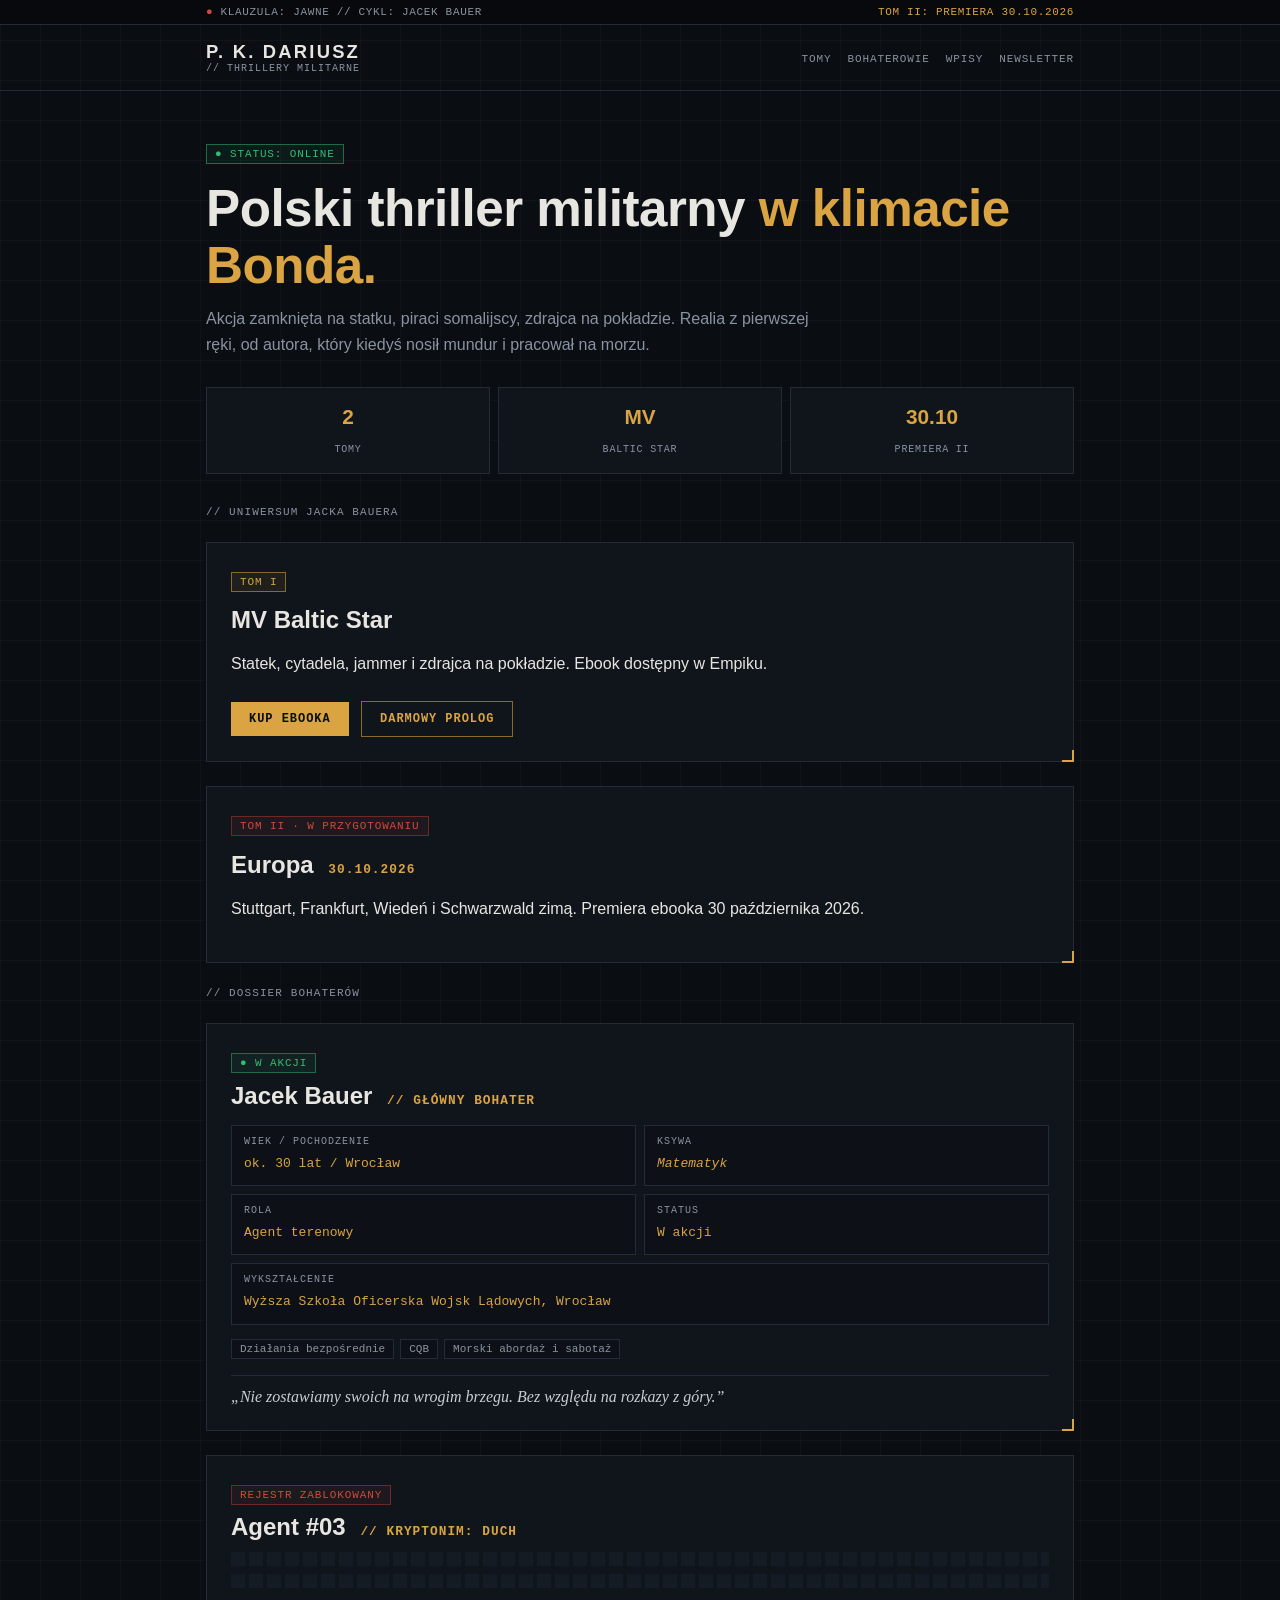
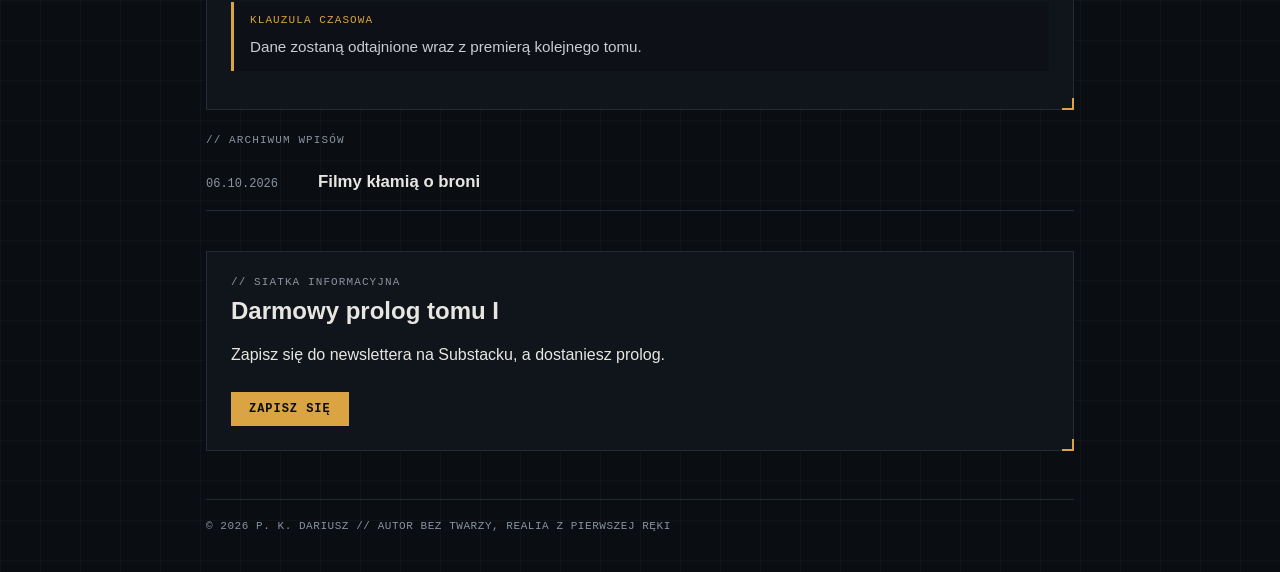
<file: index.html>
<!doctype html>
<html lang="pl">
<head>
<meta charset="utf-8">
<meta name="viewport" content="width=device-width,initial-scale=1">
<title>P. K. Dariusz – Jacek Bauer</title>
<meta name="description" content="Polski thriller militarny w klimacie Bonda. Blog autora cyklu o Jacku Bauerze.">
<link rel="stylesheet" href="style.css">
</head>
<body>
<div class="ticker"><div class="wrap"><span><span class="red">●</span> KLAUZULA: JAWNE // CYKL: JACEK BAUER</span><span class="gold">TOM II: PREMIERA 30.10.2026</span></div></div>
<header class="top"><div class="wrap">
<a class="brand" href="index.html">P. K. DARIUSZ<small>// THRILLERY MILITARNE</small></a>
<nav><a href="#ksiazki">Tomy</a><a href="#bohaterowie">Bohaterowie</a><a href="#wpisy">Wpisy</a><a href="#newsletter">Newsletter</a></nav>
</div></header>

<main class="wrap">
<section class="hero">
<span class="tag green">● Status: online</span>
<h1>Polski thriller militarny <span>w klimacie Bonda.</span></h1>
<p>Akcja zamknięta na statku, piraci somalijscy, zdrajca na pokładzie. Realia z pierwszej ręki, od autora, który kiedyś nosił mundur i pracował na morzu.</p>
<div class="stats">
<div class="stat"><b>2</b><span>Tomy</span></div>
<div class="stat"><b>MV</b><span>Baltic Star</span></div>
<div class="stat"><b>30.10</b><span>Premiera II</span></div>
</div>
</section>

<section id="ksiazki">
<p class="label">// Uniwersum Jacka Bauera</p>
<div class="panel book">
<span class="tag">Tom I</span>
<h2>MV Baltic Star</h2>
<p>Statek, cytadela, jammer i zdrajca na pokładzie. Ebook dostępny w Empiku.</p>
<a class="btn" href="https://www.empik.com">Kup ebooka</a>
<a class="btn ghost" href="#newsletter">Darmowy prolog</a>
</div>
<div class="panel book">
<span class="tag red">Tom II · w przygotowaniu</span>
<h2>Europa <span class="sub">30.10.2026</span></h2>
<p>Stuttgart, Frankfurt, Wiedeń i Schwarzwald zimą. Premiera ebooka 30 października 2026.</p>
</div>
</section>

<section id="bohaterowie">
<p class="label">// Dossier bohaterów</p>
<div class="panel">
<span class="tag green">● W akcji</span>
<h2>Jacek Bauer <span class="sub">// GŁÓWNY BOHATER</span></h2>
<div class="grid2">
<div class="cell"><p class="label">Wiek / pochodzenie</p><strong>ok. 30 lat / Wrocław</strong></div>
<div class="cell"><p class="label">Ksywa</p><strong><em>Matematyk</em></strong></div>
<div class="cell"><p class="label">Rola</p><strong>Agent terenowy</strong></div>
<div class="cell"><p class="label">Status</p><strong>W akcji</strong></div>
<div class="cell wide"><p class="label">Wykształcenie</p><strong>Wyższa Szkoła Oficerska Wojsk Lądowych, Wrocław</strong></div>
</div>
<div class="chips"><span>Działania bezpośrednie</span><span>CQB</span><span>Morski abordaż i sabotaż</span></div>
<blockquote>„Nie zostawiamy swoich na wrogim brzegu. Bez względu na rozkazy z góry.”</blockquote>
</div>
<div class="panel">
<span class="tag red">Rejestr zablokowany</span>
<h2>Agent #03 <span class="sub">// KRYPTONIM: DUCH</span></h2>
<div class="redacted"></div><div class="redacted"></div>
<div class="note"><p class="label">Klauzula czasowa</p>Dane zostaną odtajnione wraz z premierą kolejnego tomu.</div>
</div>
</section>

<section id="wpisy">
<p class="label">// Archiwum wpisów</p>
<ul class="posts">
<li><time datetime="2026-10-06">06.10.2026</time><a href="posts/pierwszy-wpis.html">Filmy kłamią o broni</a></li>
</ul>
</section>

<section id="newsletter">
<div class="panel" style="margin-top:40px">
<p class="label">// Siatka informacyjna</p>
<h2>Darmowy prolog tomu I</h2>
<p>Zapisz się do newslettera na Substacku, a dostaniesz prolog.</p>
<a class="btn" href="https://substack.com">Zapisz się</a>
</div>
</section>
</main>

<div class="wrap"><footer>© 2026 P. K. DARIUSZ // AUTOR BEZ TWARZY, REALIA Z PIERWSZEJ RĘKI</footer></div>
</body>
</html>
</file>
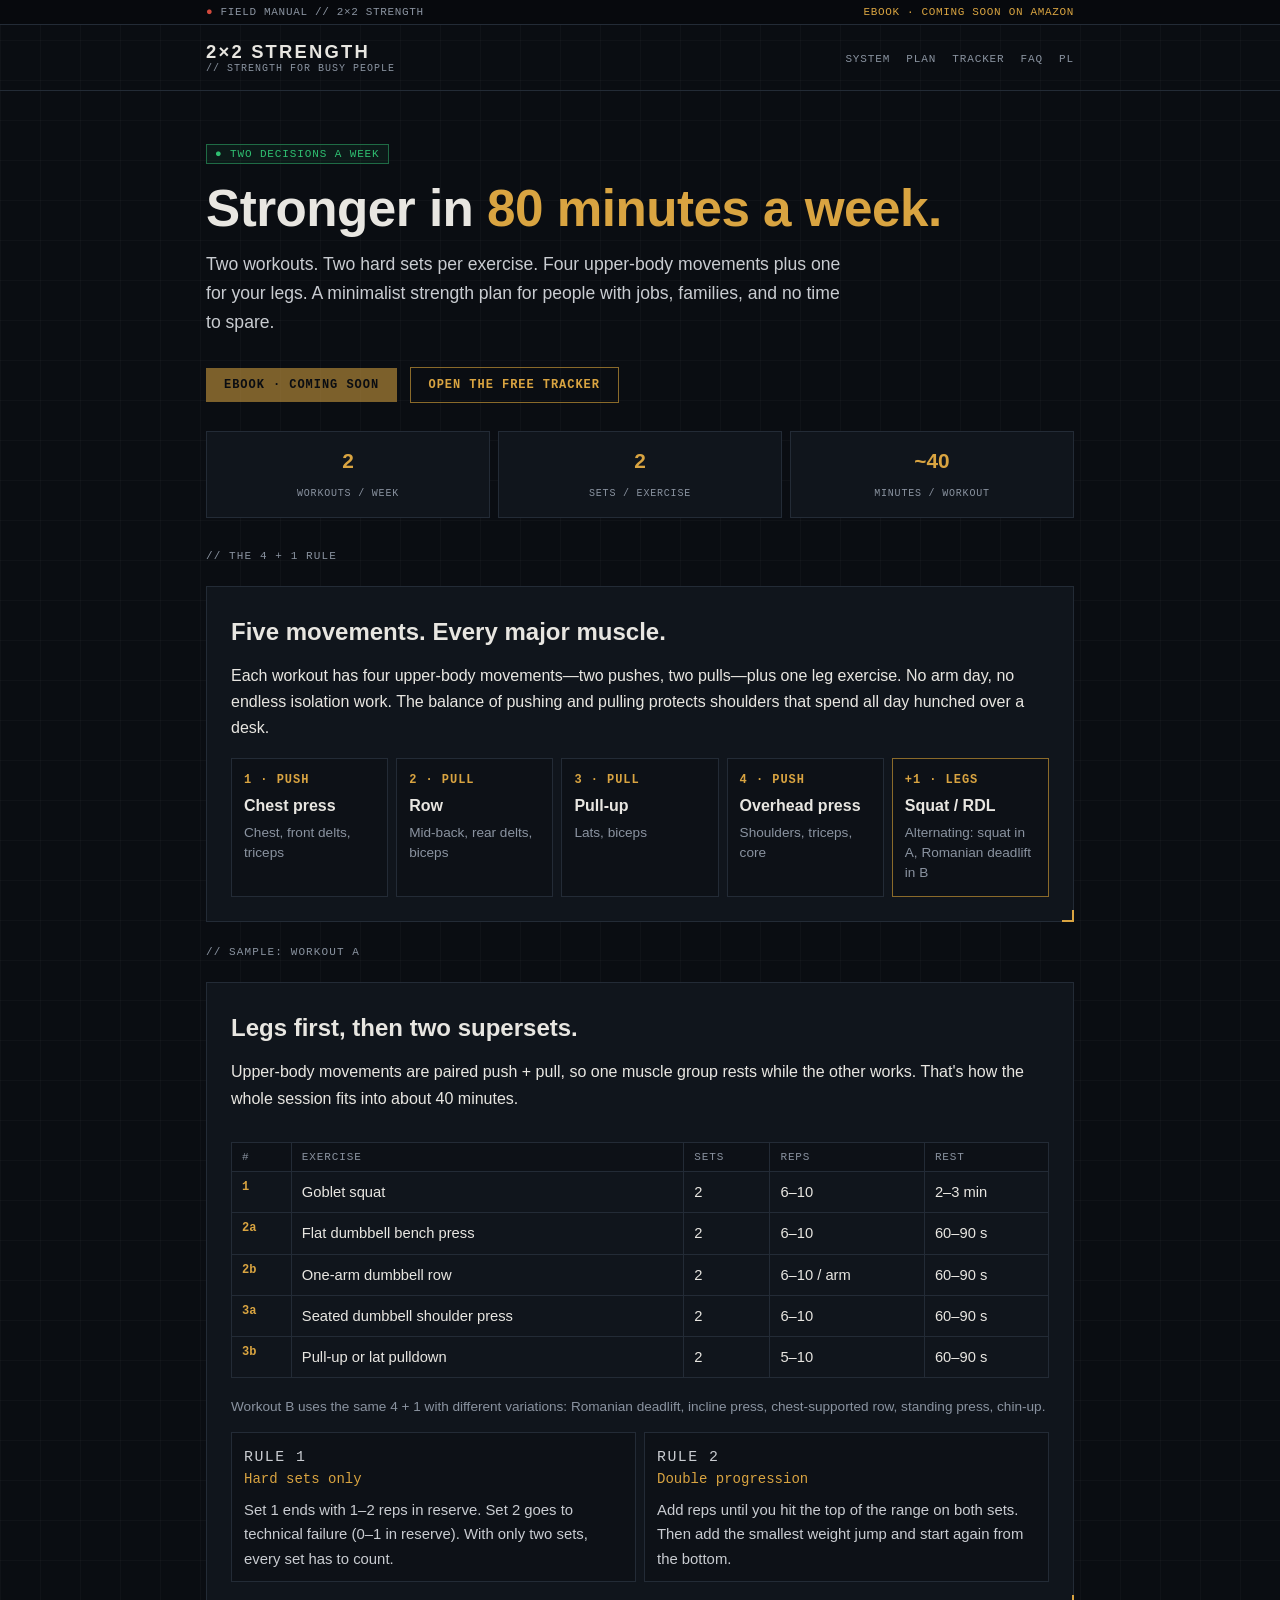
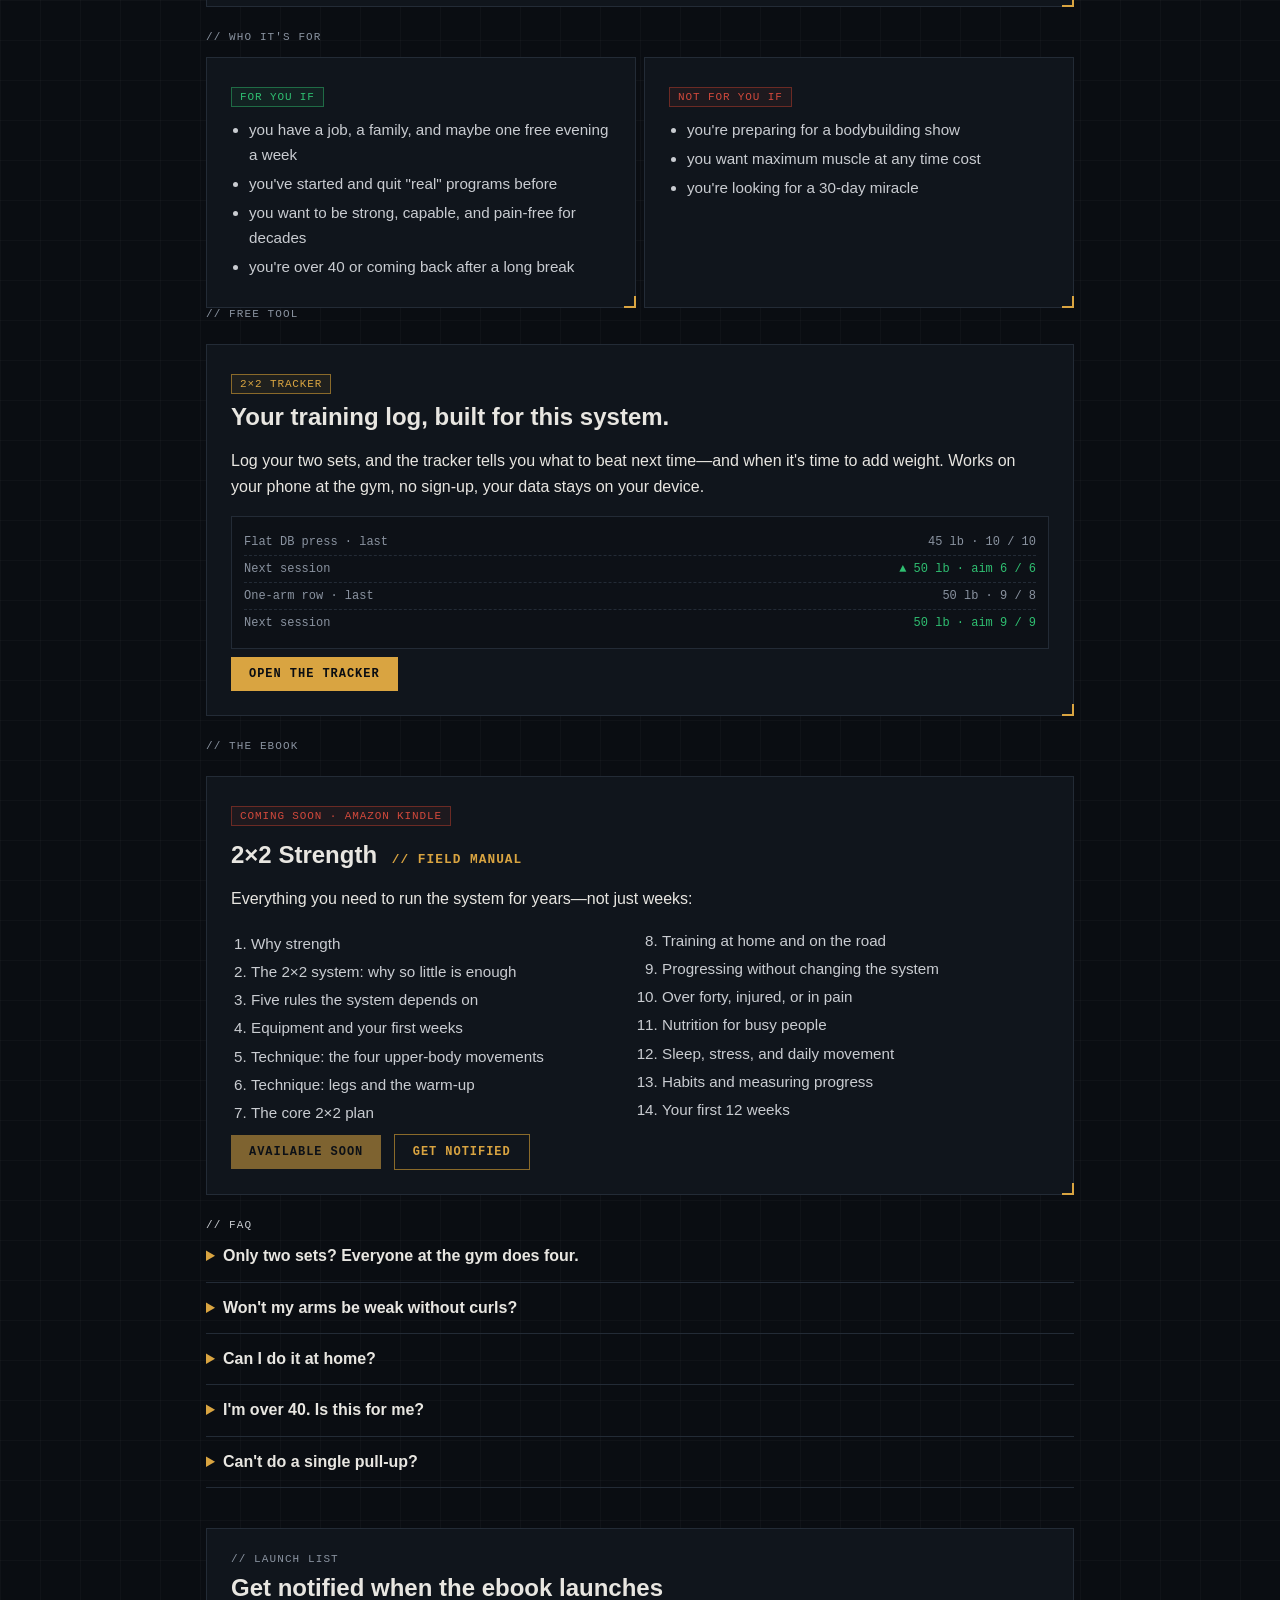
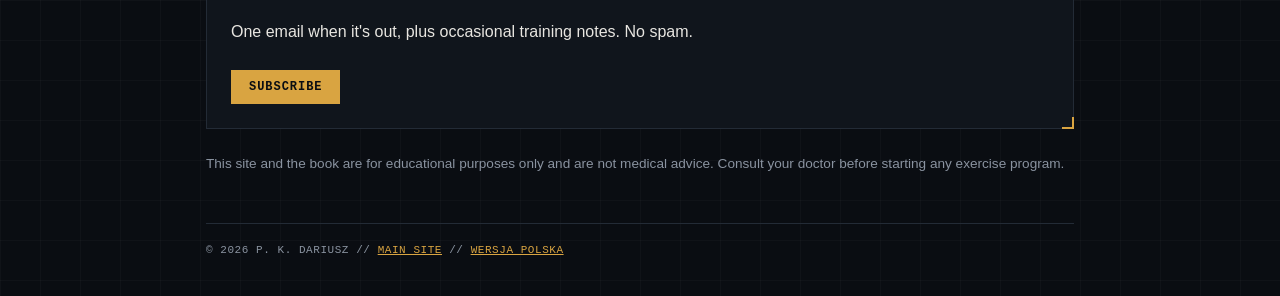
<file: 2x2/index.html>
<!doctype html>
<html lang="en">
<head>
<meta charset="utf-8">
<meta name="viewport" content="width=device-width,initial-scale=1">
<title>2×2 Strength – Two Workouts a Week</title>
<meta name="description" content="A minimalist strength training plan for busy people: two 40-minute workouts a week, two hard sets per exercise, four upper-body movements plus one for legs. Ebook and free workout tracker.">
<meta property="og:title" content="2×2 Strength – Stronger in 80 Minutes a Week">
<meta property="og:description" content="Two workouts a week. Two sets per exercise. A minimalist strength plan for people with no time.">
<link rel="alternate" hreflang="pl" href="pl.html">
<link rel="stylesheet" href="../style.css">
<link rel="stylesheet" href="2x2.css">
</head>
<body>
<div class="ticker"><div class="wrap"><span><span class="red">●</span> FIELD MANUAL // 2×2 STRENGTH</span><span class="gold">EBOOK · COMING SOON ON AMAZON</span></div></div>
<header class="top"><div class="wrap">
<a class="brand" href="index.html">2×2 STRENGTH<small>// STRENGTH FOR BUSY PEOPLE</small></a>
<nav><a href="#system">System</a><a href="#plan">Plan</a><a href="#tracker">Tracker</a><a href="#faq">FAQ</a><a class="lang" href="pl.html" hreflang="pl">PL</a></nav>
</div></header>

<main class="wrap">
<section class="hero">
<span class="tag green">● Two decisions a week</span>
<h1>Stronger in <span>80 minutes a week.</span></h1>
<p class="lead">Two workouts. Two hard sets per exercise. Four upper-body movements plus one for your legs. A minimalist strength plan for people with jobs, families, and no time to spare.</p>
<div class="btns">
<a class="btn soon" href="#buy" aria-disabled="true">Ebook · coming soon</a>
<a class="btn ghost" href="tracker/">Open the free tracker</a>
</div>
<div class="stats">
<div class="stat"><b>2</b><span>Workouts / week</span></div>
<div class="stat"><b>2</b><span>Sets / exercise</span></div>
<div class="stat"><b>~40</b><span>Minutes / workout</span></div>
</div>
</section>

<section id="system">
<p class="label">// The 4 + 1 rule</p>
<div class="panel">
<h2>Five movements. Every major muscle.</h2>
<p>Each workout has four upper-body movements—two pushes, two pulls—plus one leg exercise. No arm day, no endless isolation work. The balance of pushing and pulling protects shoulders that spend all day hunched over a desk.</p>
<div class="formula">
<div class="move"><b>1 · Push</b><strong>Chest press</strong><span>Chest, front delts, triceps</span></div>
<div class="move"><b>2 · Pull</b><strong>Row</strong><span>Mid-back, rear delts, biceps</span></div>
<div class="move"><b>3 · Pull</b><strong>Pull-up</strong><span>Lats, biceps</span></div>
<div class="move"><b>4 · Push</b><strong>Overhead press</strong><span>Shoulders, triceps, core</span></div>
<div class="move legs"><b>+1 · Legs</b><strong>Squat / RDL</strong><span>Alternating: squat in A, Romanian deadlift in B</span></div>
</div>
</div>
</section>

<section id="plan">
<p class="label">// Sample: Workout A</p>
<div class="panel">
<h2>Legs first, then two supersets.</h2>
<p>Upper-body movements are paired push + pull, so one muscle group rests while the other works. That's how the whole session fits into about 40 minutes.</p>
<div class="scroll">
<table class="table">
<tr><th>#</th><th>Exercise</th><th>Sets</th><th>Reps</th><th>Rest</th></tr>
<tr><td>1</td><td>Goblet squat</td><td>2</td><td>6–10</td><td>2–3 min</td></tr>
<tr><td>2a</td><td>Flat dumbbell bench press</td><td>2</td><td>6–10</td><td>60–90 s</td></tr>
<tr><td>2b</td><td>One-arm dumbbell row</td><td>2</td><td>6–10 / arm</td><td>60–90 s</td></tr>
<tr><td>3a</td><td>Seated dumbbell shoulder press</td><td>2</td><td>6–10</td><td>60–90 s</td></tr>
<tr><td>3b</td><td>Pull-up or lat pulldown</td><td>2</td><td>5–10</td><td>60–90 s</td></tr>
</table>
</div>
<p class="small">Workout B uses the same 4 + 1 with different variations: Romanian deadlift, incline press, chest-supported row, standing press, chin-up.</p>

<div class="rules">
<div class="cell"><p class="label">Rule 1</p><strong>Hard sets only</strong><p>Set 1 ends with 1–2 reps in reserve. Set 2 goes to technical failure (0–1 in reserve). With only two sets, every set has to count.</p></div>
<div class="cell"><p class="label">Rule 2</p><strong>Double progression</strong><p>Add reps until you hit the top of the range on both sets. Then add the smallest weight jump and start again from the bottom.</p></div>
</div>
</div>
</section>

<section>
<p class="label">// Who it's for</p>
<div class="fit">
<div class="panel" style="margin:0"><span class="tag green">For you if</span>
<ul>
<li>you have a job, a family, and maybe one free evening a week</li>
<li>you've started and quit "real" programs before</li>
<li>you want to be strong, capable, and pain-free for decades</li>
<li>you're over 40 or coming back after a long break</li>
</ul></div>
<div class="panel" style="margin:0"><span class="tag red">Not for you if</span>
<ul>
<li>you're preparing for a bodybuilding show</li>
<li>you want maximum muscle at any time cost</li>
<li>you're looking for a 30-day miracle</li>
</ul></div>
</div>
</section>

<section id="tracker">
<p class="label">// Free tool</p>
<div class="panel">
<span class="tag">2×2 Tracker</span>
<h2>Your training log, built for this system.</h2>
<p>Log your two sets, and the tracker tells you what to beat next time—and when it's time to add weight. Works on your phone at the gym, no sign-up, your data stays on your device.</p>
<div class="phone" aria-hidden="true">
<div class="row"><span>Flat DB press · last</span><span>45 lb · 10 / 10</span></div>
<div class="row"><span>Next session</span><span class="up">▲ 50 lb · aim 6 / 6</span></div>
<div class="row"><span>One-arm row · last</span><span>50 lb · 9 / 8</span></div>
<div class="row"><span>Next session</span><span class="up">50 lb · aim 9 / 9</span></div>
</div>
<a class="btn" href="tracker/">Open the tracker</a>
</div>
</section>

<section id="buy">
<p class="label">// The ebook</p>
<div class="panel book">
<span class="tag red">Coming soon · Amazon Kindle</span>
<h2>2×2 Strength <span class="sub">// FIELD MANUAL</span></h2>
<p>Everything you need to run the system for years—not just weeks:</p>
<ol class="toc">
<li>Why strength</li>
<li>The 2×2 system: why so little is enough</li>
<li>Five rules the system depends on</li>
<li>Equipment and your first weeks</li>
<li>Technique: the four upper-body movements</li>
<li>Technique: legs and the warm-up</li>
<li>The core 2×2 plan</li>
<li>Training at home and on the road</li>
<li>Progressing without changing the system</li>
<li>Over forty, injured, or in pain</li>
<li>Nutrition for busy people</li>
<li>Sleep, stress, and daily movement</li>
<li>Habits and measuring progress</li>
<li>Your first 12 weeks</li>
</ol>
<a class="btn soon" href="#buy" aria-disabled="true">Available soon</a>
<a class="btn ghost" href="#newsletter">Get notified</a>
</div>
</section>

<section id="faq" class="faq">
<p class="label">// FAQ</p>
<details><summary>Only two sets? Everyone at the gym does four.</summary><p>Two sets—but truly hard ones, twice a week. The first sets deliver most of the results; every additional set delivers less. For a busy person, 2×2 is a sensible minimum that works for years.</p></details>
<details><summary>Won't my arms be weak without curls?</summary><p>Your biceps work hard in rows and pull-ups, your triceps in both presses. You can add one optional arm exercise—never at the expense of the 4 + 1.</p></details>
<details><summary>Can I do it at home?</summary><p>Yes. Adjustable dumbbells, a bench, and a pull-up bar cover the whole plan. The book also includes a no-equipment travel version.</p></details>
<details><summary>I'm over 40. Is this for me?</summary><p>Low volume means less stress on joints and tendons and more time to recover. The book has a full chapter on training over 40 and working around sore shoulders, knees, and lower backs.</p></details>
<details><summary>Can't do a single pull-up?</summary><p>Very common. Start with lat pulldowns, band-assisted pull-ups, or slow negatives. The book walks you through all three.</p></details>
</section>

<section id="newsletter">
<div class="panel" style="margin-top:40px">
<p class="label">// Launch list</p>
<h2>Get notified when the ebook launches</h2>
<p>One email when it's out, plus occasional training notes. No spam.</p>
<a class="btn" href="https://substack.com">Subscribe</a>
</div>
</section>

<p class="small">This site and the book are for educational purposes only and are not medical advice. Consult your doctor before starting any exercise program.</p>
</main>

<div class="wrap"><footer>© 2026 P. K. DARIUSZ // <a href="../index.html">MAIN SITE</a> // <a href="pl.html" hreflang="pl">WERSJA POLSKA</a></footer></div>
</body>
</html>
</file>
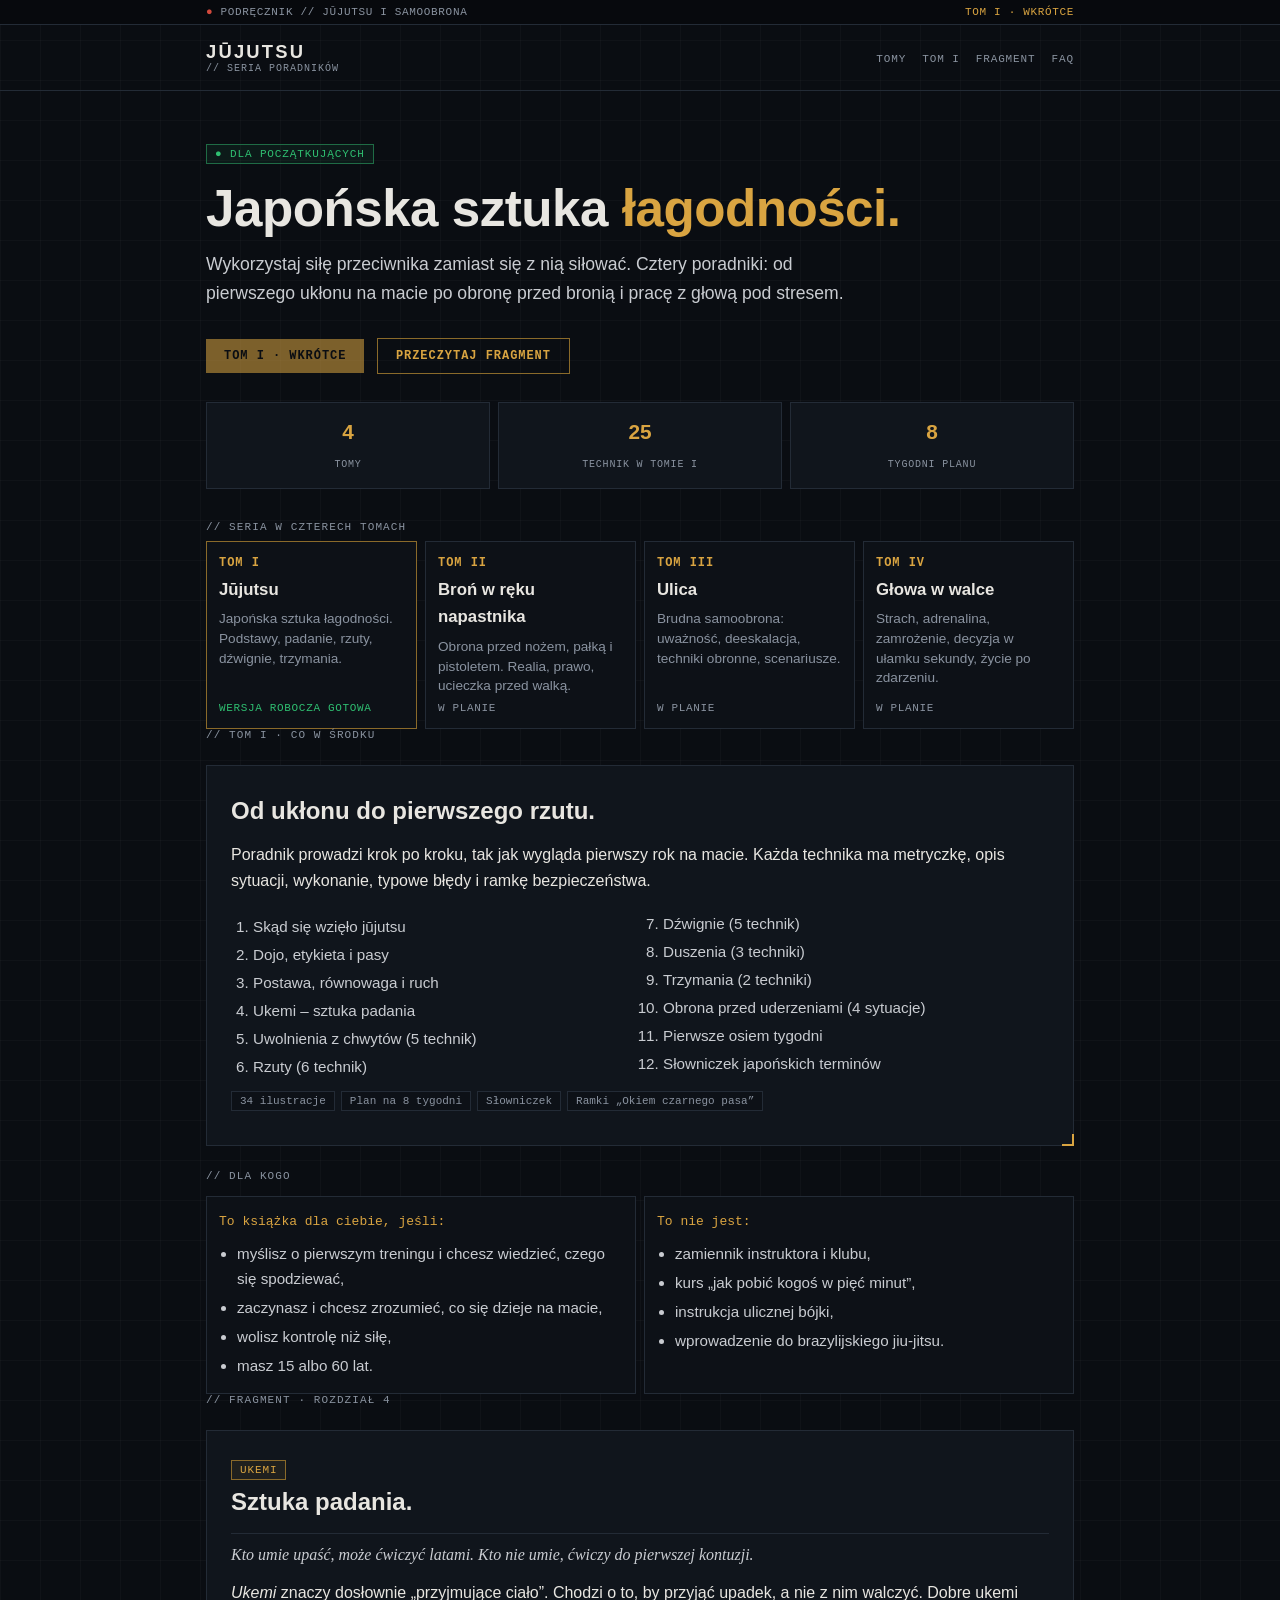
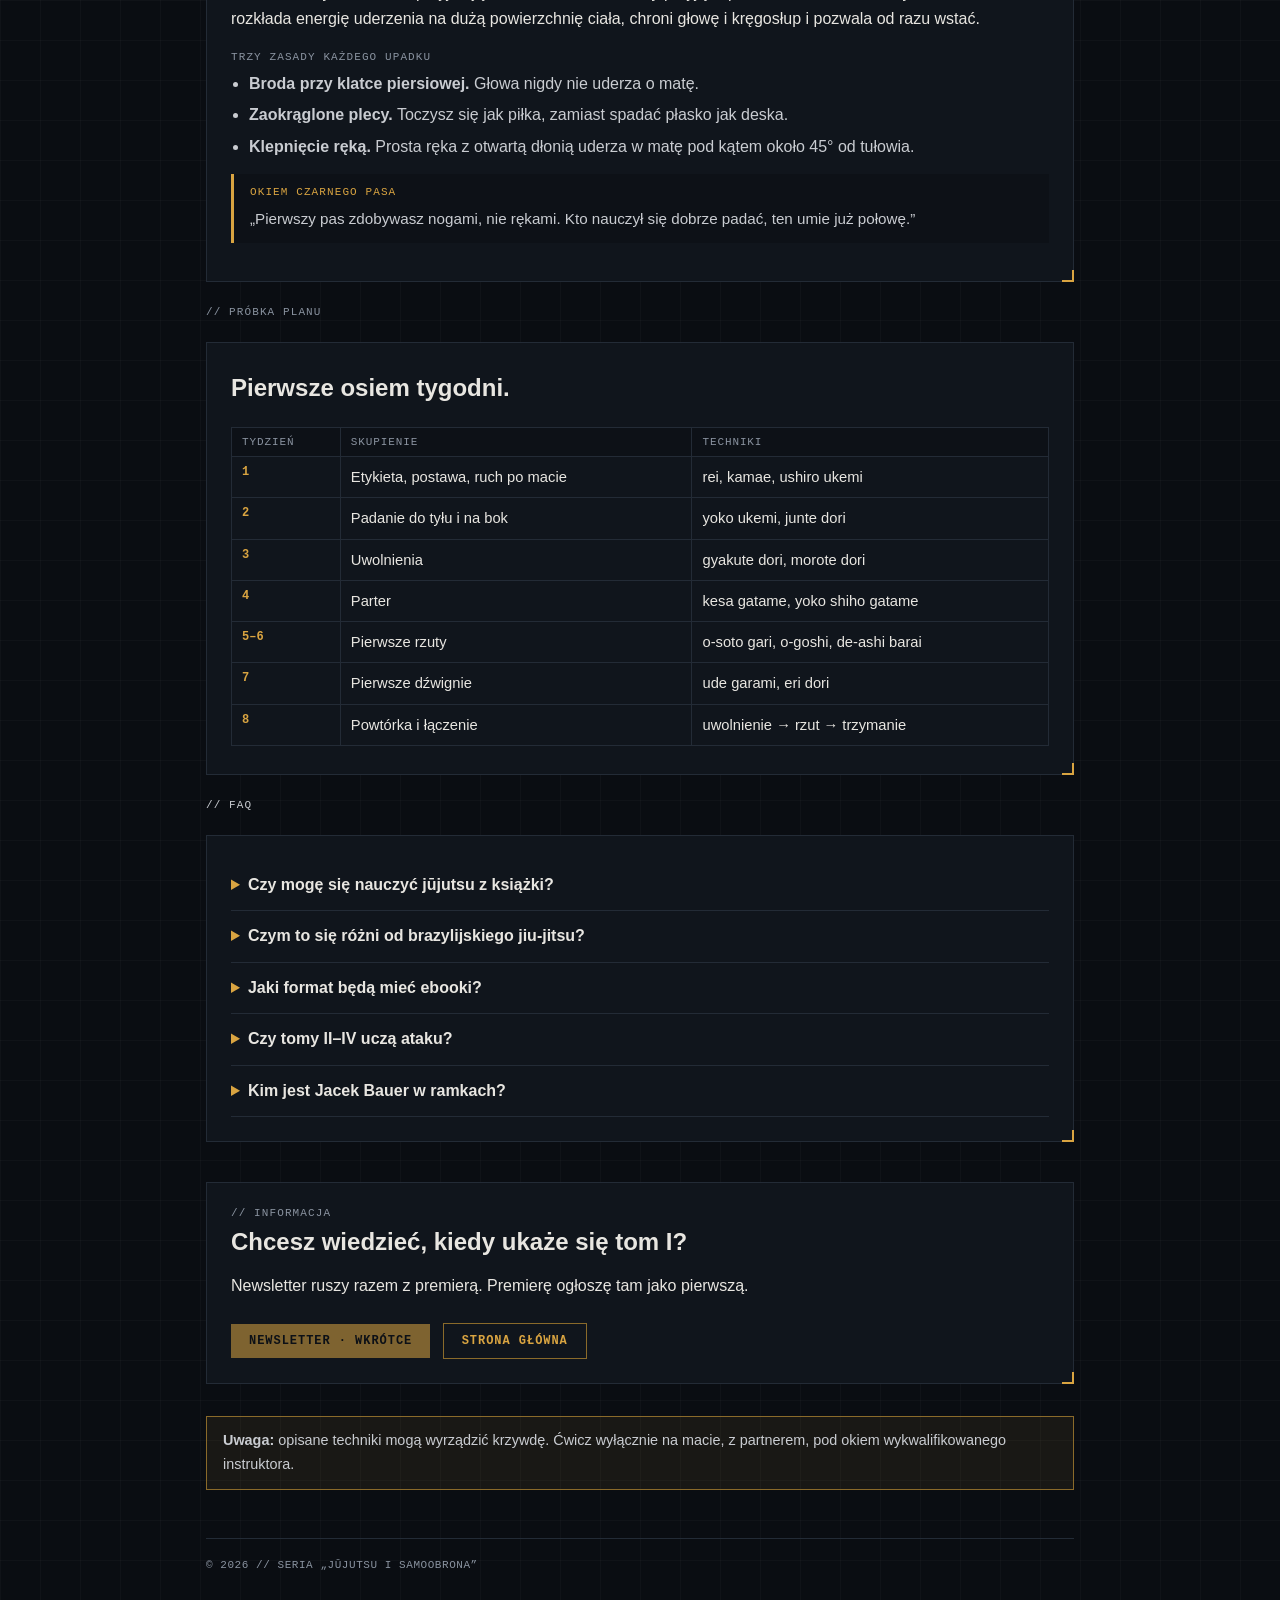
<file: jujutsu/index.html>
<!doctype html>
<html lang="pl">
<head>
<meta charset="utf-8">
<meta name="viewport" content="width=device-width,initial-scale=1">
<title>Jūjutsu i samoobrona – seria poradników</title>
<meta name="description" content="Seria czterech ebooków: japońskie jūjutsu dla początkujących, obrona przed bronią, samoobrona uliczna i praca z głową w walce.">
<meta property="og:title" content="Jūjutsu i samoobrona – seria poradników">
<meta property="og:description" content="25 technik krok po kroku, etykieta dojo, padanie, plan na pierwsze 8 tygodni. Tom I w przygotowaniu.">
<link rel="stylesheet" href="../style.css">
<link rel="stylesheet" href="jujutsu.css">
</head>
<body>
<div class="ticker"><div class="wrap"><span><span class="red">●</span> PODRĘCZNIK // JŪJUTSU I SAMOOBRONA</span><span class="gold">TOM I · WKRÓTCE</span></div></div>
<header class="top"><div class="wrap">
<a class="brand" href="index.html">JŪJUTSU<small>// SERIA PORADNIKÓW</small></a>
<nav><a href="#tomy">Tomy</a><a href="#tom1">Tom I</a><a href="#fragment">Fragment</a><a href="#faq">FAQ</a></nav>
</div></header>

<main class="wrap">
<section class="hero">
<span class="tag green">● Dla początkujących</span>
<h1>Japońska sztuka <span>łagodności.</span></h1>
<p class="lead">Wykorzystaj siłę przeciwnika zamiast się z nią siłować. Cztery poradniki: od pierwszego ukłonu na macie po obronę przed bronią i pracę z głową pod stresem.</p>
<div class="btns">
<a class="btn soon" href="#kup" aria-disabled="true">Tom I · wkrótce</a>
<a class="btn ghost" href="#fragment">Przeczytaj fragment</a>
</div>
<div class="stats">
<div class="stat"><b>4</b><span>Tomy</span></div>
<div class="stat"><b>25</b><span>Technik w tomie I</span></div>
<div class="stat"><b>8</b><span>Tygodni planu</span></div>
</div>
</section>

<section id="tomy">
<p class="label">// Seria w czterech tomach</p>
<div class="vols">
<div class="vol now">
<b>Tom I</b>
<strong>Jūjutsu</strong>
<span>Japońska sztuka łagodności. Podstawy, padanie, rzuty, dźwignie, trzymania.</span>
<em>Wersja robocza gotowa</em>
</div>
<div class="vol">
<b>Tom II</b>
<strong>Broń w ręku napastnika</strong>
<span>Obrona przed nożem, pałką i pistoletem. Realia, prawo, ucieczka przed walką.</span>
<em>W planie</em>
</div>
<div class="vol">
<b>Tom III</b>
<strong>Ulica</strong>
<span>Brudna samoobrona: uważność, deeskalacja, techniki obronne, scenariusze.</span>
<em>W planie</em>
</div>
<div class="vol">
<b>Tom IV</b>
<strong>Głowa w walce</strong>
<span>Strach, adrenalina, zamrożenie, decyzja w ułamku sekundy, życie po zdarzeniu.</span>
<em>W planie</em>
</div>
</div>
</section>

<section id="tom1">
<p class="label">// Tom I · co w środku</p>
<div class="panel">
<h2>Od ukłonu do pierwszego rzutu.</h2>
<p>Poradnik prowadzi krok po kroku, tak jak wygląda pierwszy rok na macie. Każda technika ma metryczkę, opis sytuacji, wykonanie, typowe błędy i ramkę bezpieczeństwa.</p>
<ol class="toc">
<li>Skąd się wzięło jūjutsu</li>
<li>Dojo, etykieta i pasy</li>
<li>Postawa, równowaga i ruch</li>
<li>Ukemi – sztuka padania</li>
<li>Uwolnienia z chwytów (5 technik)</li>
<li>Rzuty (6 technik)</li>
<li>Dźwignie (5 technik)</li>
<li>Duszenia (3 techniki)</li>
<li>Trzymania (2 techniki)</li>
<li>Obrona przed uderzeniami (4 sytuacje)</li>
<li>Pierwsze osiem tygodni</li>
<li>Słowniczek japońskich terminów</li>
</ol>
<div class="chips"><span>34 ilustracje</span><span>Plan na 8 tygodni</span><span>Słowniczek</span><span>Ramki „Okiem czarnego pasa”</span></div>
</div>
</section>

<section id="fit">
<p class="label">// Dla kogo</p>
<div class="fit">
<div class="cell">
<strong>To książka dla ciebie, jeśli:</strong>
<ul>
<li>myślisz o pierwszym treningu i chcesz wiedzieć, czego się spodziewać,</li>
<li>zaczynasz i chcesz zrozumieć, co się dzieje na macie,</li>
<li>wolisz kontrolę niż siłę,</li>
<li>masz 15 albo 60 lat.</li>
</ul>
</div>
<div class="cell">
<strong>To nie jest:</strong>
<ul>
<li>zamiennik instruktora i klubu,</li>
<li>kurs „jak pobić kogoś w pięć minut”,</li>
<li>instrukcja ulicznej bójki,</li>
<li>wprowadzenie do brazylijskiego jiu-jitsu.</li>
</ul>
</div>
</div>
</section>

<section id="fragment">
<p class="label">// Fragment · rozdział 4</p>
<div class="panel">
<span class="tag">Ukemi</span>
<h2>Sztuka padania.</h2>
<blockquote>Kto umie upaść, może ćwiczyć latami. Kto nie umie, ćwiczy do pierwszej kontuzji.</blockquote>
<p><em>Ukemi</em> znaczy dosłownie „przyjmujące ciało”. Chodzi o to, by przyjąć upadek, a nie z nim walczyć. Dobre ukemi rozkłada energię uderzenia na dużą powierzchnię ciała, chroni głowę i kręgosłup i pozwala od razu wstać.</p>
<p class="label" style="margin-top:18px">Trzy zasady każdego upadku</p>
<ul class="plain">
<li><b>Broda przy klatce piersiowej.</b> Głowa nigdy nie uderza o matę.</li>
<li><b>Zaokrąglone plecy.</b> Toczysz się jak piłka, zamiast spadać płasko jak deska.</li>
<li><b>Klepnięcie ręką.</b> Prosta ręka z otwartą dłonią uderza w matę pod kątem około 45° od tułowia.</li>
</ul>
<div class="note"><p class="label">Okiem czarnego pasa</p>„Pierwszy pas zdobywasz nogami, nie rękami. Kto nauczył się dobrze padać, ten umie już połowę.”</div>
</div>
</section>

<section id="plan">
<p class="label">// Próbka planu</p>
<div class="panel">
<h2>Pierwsze osiem tygodni.</h2>
<div class="scroll">
<table class="table">
<tr><th>Tydzień</th><th>Skupienie</th><th>Techniki</th></tr>
<tr><td>1</td><td>Etykieta, postawa, ruch po macie</td><td>rei, kamae, ushiro ukemi</td></tr>
<tr><td>2</td><td>Padanie do tyłu i na bok</td><td>yoko ukemi, junte dori</td></tr>
<tr><td>3</td><td>Uwolnienia</td><td>gyakute dori, morote dori</td></tr>
<tr><td>4</td><td>Parter</td><td>kesa gatame, yoko shiho gatame</td></tr>
<tr><td>5–6</td><td>Pierwsze rzuty</td><td>o-soto gari, o-goshi, de-ashi barai</td></tr>
<tr><td>7</td><td>Pierwsze dźwignie</td><td>ude garami, eri dori</td></tr>
<tr><td>8</td><td>Powtórka i łączenie</td><td>uwolnienie → rzut → trzymanie</td></tr>
</table>
</div>
</div>
</section>

<section id="faq" class="faq">
<p class="label">// FAQ</p>
<div class="panel">
<details><summary>Czy mogę się nauczyć jūjutsu z książki?</summary><p>Nie w pełni. Książka porządkuje wiedzę i pokazuje, co dzieje się na macie, ale rzuty, dźwignie i duszenia ćwiczy się z partnerem, pod okiem instruktora.</p></details>
<details><summary>Czym to się różni od brazylijskiego jiu-jitsu?</summary><p>Japońskie jūjutsu obejmuje rzuty, dźwignie, duszenia, uwolnienia i obronę przed uderzeniami. Brazylijskie jiu-jitsu wyrosło z judo i skupia się głównie na walce w parterze.</p></details>
<details><summary>Jaki format będą mieć ebooki?</summary><p>EPUB, który otwiera się na czytnikach i w aplikacjach na telefonie. Dostępność w sklepach podamy, gdy tom I będzie gotowy.</p></details>
<details><summary>Czy tomy II–IV uczą ataku?</summary><p>Nie. Seria uczy obrony. Przy nożu priorytetem jest ucieczka, a rozbrojenie to ostateczność. Każdy tom omawia też granice obrony koniecznej.</p></details>
<details><summary>Kim jest Jacek Bauer w ramkach?</summary><p>Bohaterem serii thrillerów o tym samym pseudonimie autora. W poradniku ma czarny pas w jūjutsu i dopisuje krótkie uwagi „Okiem czarnego pasa”.</p></details>
</div>
</section>

<section id="kup">
<div class="panel" style="margin-top:40px">
<p class="label">// Informacja</p>
<h2>Chcesz wiedzieć, kiedy ukaże się tom I?</h2>
<p>Newsletter ruszy razem z premierą. Premierę ogłoszę tam jako pierwszą.</p>
<a class="btn soon" href="#kup" aria-disabled="true">Newsletter · wkrótce</a>
<a class="btn ghost" href="../index.html">Strona główna</a>
</div>
</section>

<div class="warn"><strong>Uwaga:</strong> opisane techniki mogą wyrządzić krzywdę. Ćwicz wyłącznie na macie, z partnerem, pod okiem wykwalifikowanego instruktora.</div>
</main>

<div class="wrap"><footer>© 2026 // SERIA „JŪJUTSU I SAMOOBRONA”</footer></div>
</body>
</html>
</file>
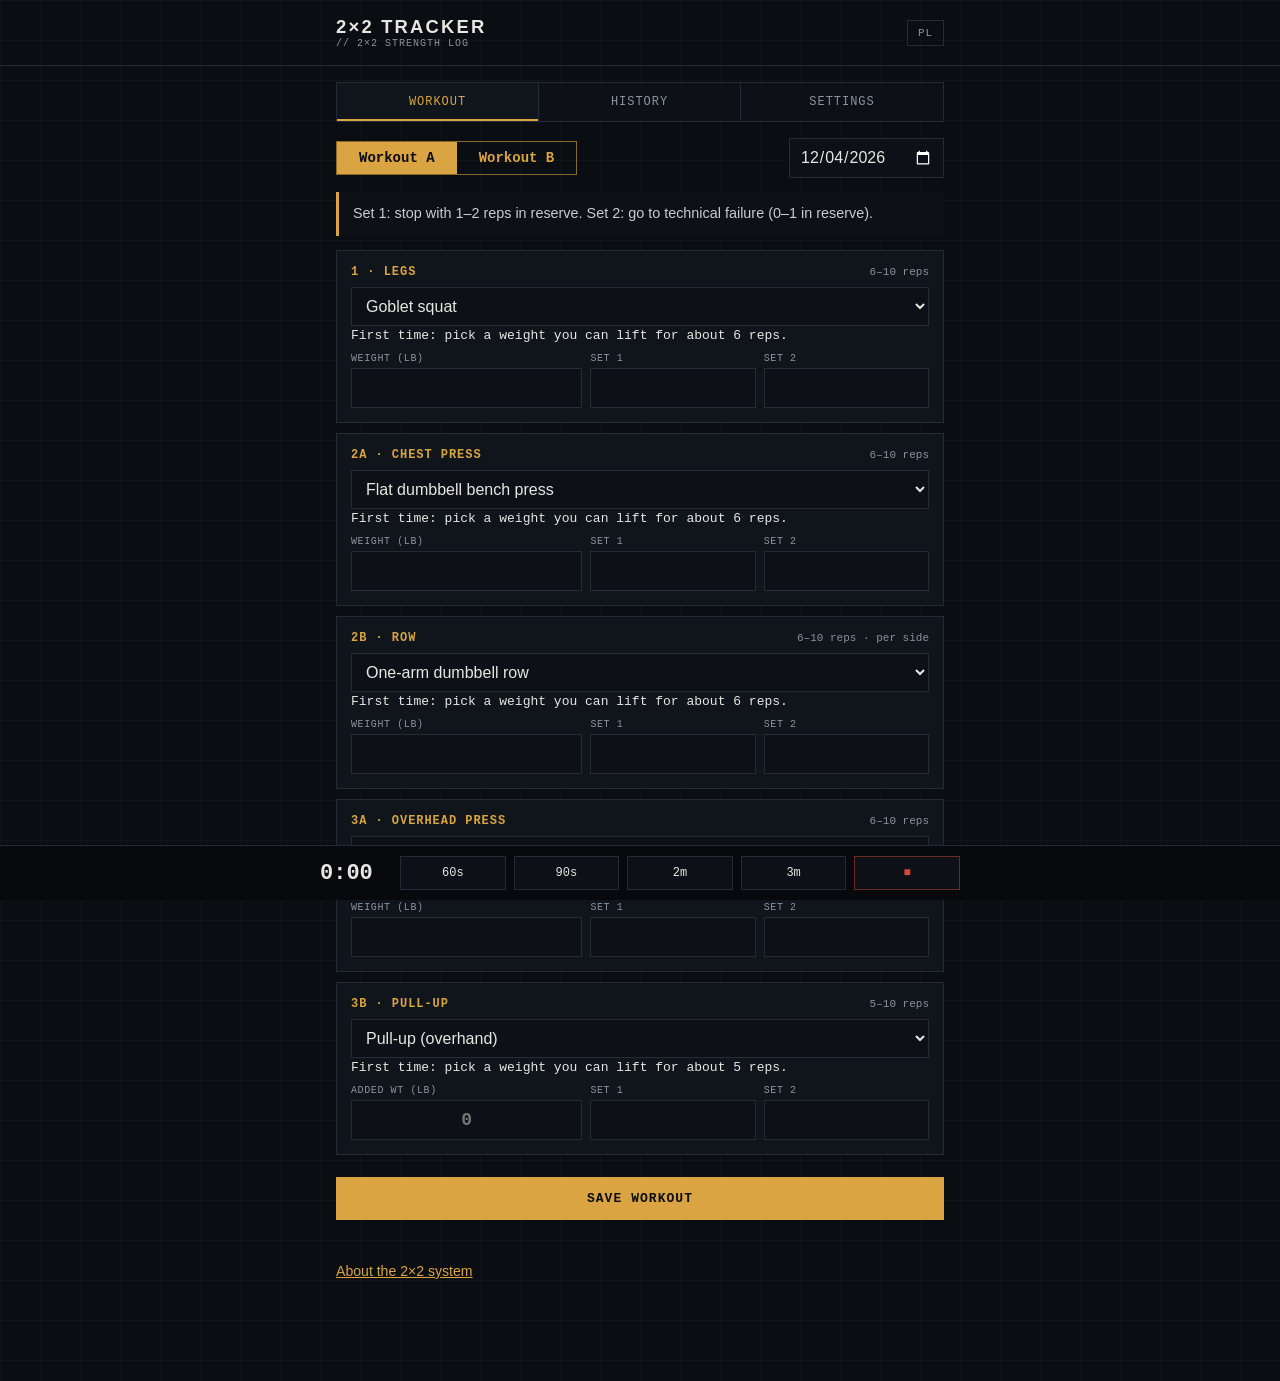
<file: 2x2/tracker/index.html>
<!doctype html>
<html lang="en">
<head>
<meta charset="utf-8">
<meta name="viewport" content="width=device-width,initial-scale=1,viewport-fit=cover">
<title>2×2 Tracker</title>
<meta name="description" content="Free training log for the 2×2 Strength system: log two sets, get your next target and know when to add weight.">
<meta name="theme-color" content="#0a0d12">
<link rel="stylesheet" href="../../style.css">
<style>
body{padding-bottom:84px}
.wrap{max-width:640px}
header.top .wrap{flex-wrap:nowrap}
.hbtn{background:transparent;border:1px solid var(--line);color:var(--muted);font:11px var(--mono);letter-spacing:.08em;padding:6px 10px;cursor:pointer}
.hbtn:hover{color:var(--gold);border-color:var(--gold-d)}
.tabs{display:grid;grid-template-columns:repeat(3,1fr);gap:0;margin:16px 0;border:1px solid var(--line)}
.tabs button{background:var(--panel2);border:0;border-right:1px solid var(--line);color:var(--muted);font:12px var(--mono);letter-spacing:.08em;text-transform:uppercase;padding:12px 4px;cursor:pointer}
.tabs button:last-child{border-right:0}
.tabs button[aria-selected=true]{background:var(--panel);color:var(--gold);box-shadow:inset 0 -2px 0 var(--gold)}
.seg{display:inline-grid;grid-template-columns:1fr 1fr;border:1px solid var(--gold-d)}
.seg button{background:transparent;border:0;color:var(--gold);font:700 14px var(--mono);padding:8px 22px;cursor:pointer}
.seg button[aria-pressed=true]{background:var(--gold);color:#0a0d12}
.bar{display:flex;justify-content:space-between;align-items:center;gap:12px;flex-wrap:wrap}
input,select{background:var(--panel2);color:var(--fg);border:1px solid var(--line);font:16px var(--sans);padding:9px 10px;width:100%;border-radius:0}
input:focus,select:focus{outline:2px solid var(--gold-d);outline-offset:0;border-color:var(--gold-d)}
input[type=date]{width:auto;color-scheme:dark}
.card{border:1px solid var(--line);background:var(--panel);padding:14px;margin:10px 0}
.ch{display:flex;justify-content:space-between;align-items:baseline;margin-bottom:8px}
.ch .lbl{font:700 12px var(--mono);letter-spacing:.08em;text-transform:uppercase;color:var(--gold)}
.ch .rng{font:11px var(--mono);color:var(--muted)}
.last{font:12px var(--mono);color:var(--muted);margin:8px 0 2px}
.sug{font:13px var(--mono);margin:2px 0 10px;color:var(--fg)}
.sug.up{color:var(--green)}
.sug.warn{color:var(--red)}
.inputs{display:grid;grid-template-columns:1.4fr 1fr 1fr;gap:8px}
.inputs label{font:10px var(--mono);letter-spacing:.06em;text-transform:uppercase;color:var(--muted)}
.inputs input{margin-top:4px;text-align:center;font:600 18px var(--mono)}
.hint{border-left:3px solid var(--gold);background:var(--panel2);padding:10px 14px;margin:14px 0;font-size:.9rem;color:#c9ccd1}
.save{width:100%;margin:12px 0 0;padding:14px;font-size:13px;border:0;cursor:pointer}
.err{color:var(--red);font:12px var(--mono);min-height:1em;margin-top:8px}
.sess{border:1px solid var(--line);background:var(--panel);padding:12px 14px;margin:8px 0}
.sess .sh{display:flex;justify-content:space-between;align-items:center;gap:8px;font:12px var(--mono);color:var(--muted)}
.sess .sh b{color:var(--gold)}
.sess ul{list-style:none;margin:8px 0 0;padding:0;font-size:.92rem}
.sess li{display:flex;justify-content:space-between;gap:8px;padding:3px 0;border-bottom:1px dashed var(--line)}
.sess li:last-child{border-bottom:0}
.sess li span:last-child{font-family:var(--mono);color:#c9ccd1;white-space:nowrap}
.del{background:transparent;border:1px solid #6b2a24;color:var(--red);font:10px var(--mono);padding:3px 8px;cursor:pointer}
.prog{width:100%;border-collapse:collapse;font-size:.88rem;margin:8px 0}
.prog td{border-bottom:1px solid var(--line);padding:7px 4px;vertical-align:top}
.prog td:last-child{font-family:var(--mono);text-align:right;white-space:nowrap}
.prog .up{color:var(--green)}
.set{border:1px solid var(--line);background:var(--panel);padding:14px;margin:10px 0}
.set h3{margin:0 0 8px;font:700 12px var(--mono);letter-spacing:.08em;text-transform:uppercase;color:var(--gold)}
.opts{display:flex;gap:8px;flex-wrap:wrap}
.opts label{display:flex;align-items:center;gap:6px;border:1px solid var(--line);padding:8px 12px;cursor:pointer;font-size:.95rem}
.opts input{width:auto}
.btnrow{display:flex;gap:8px;flex-wrap:wrap}
.btnrow .btn{margin:0;border:0;cursor:pointer}
.btn.danger{background:transparent;color:var(--red);border:1px solid #6b2a24}
.muted{color:var(--muted);font-size:.88rem}
.empty{color:var(--muted);text-align:center;padding:24px 0}
.timer{position:fixed;left:0;right:0;bottom:0;background:#07090d;border-top:1px solid var(--line);padding:10px 16px calc(10px + env(safe-area-inset-bottom))}
.timer .wrap{display:flex;align-items:center;gap:8px;padding:0}
.timer .clock{font:700 22px var(--mono);color:var(--fg);min-width:72px}
.timer .clock.run{color:var(--gold)}
.timer.done{animation:flash 1s 3}
@keyframes flash{50%{background:#3a2a0c}}
.timer button{background:var(--panel2);border:1px solid var(--line);color:var(--fg);font:12px var(--mono);padding:9px 0;flex:1;cursor:pointer}
.timer button.stop{color:var(--red);border-color:#6b2a24}
.toast{position:fixed;left:50%;bottom:90px;transform:translateX(-50%);background:var(--gold);color:#0a0d12;font:700 12px var(--mono);letter-spacing:.06em;padding:10px 16px;opacity:0;transition:opacity .2s;pointer-events:none;z-index:9}
.toast.show{opacity:1}
.warnbox{border:1px solid #6b2a24;background:rgba(209,73,60,.08);color:#e9b1aa;padding:10px 14px;margin-top:12px;font-size:.88rem}
</style>
</head>
<body>
<header class="top"><div class="wrap">
<a class="brand" href="../index.html" id="brandlink">2×2 TRACKER<small id="tagline"></small></a>
<button class="hbtn" id="langbtn" type="button"></button>
</div></header>

<main class="wrap">
<div id="storagewarn" class="warnbox" hidden></div>
<div class="tabs" role="tablist">
<button role="tab" data-tab="log" id="tab-log"></button>
<button role="tab" data-tab="hist" id="tab-hist"></button>
<button role="tab" data-tab="set" id="tab-set"></button>
</div>
<div id="view"></div>
</main>

<div class="timer" id="timer"><div class="wrap">
<span class="clock" id="clock">0:00</span>
<button type="button" data-rest="60">60s</button>
<button type="button" data-rest="90">90s</button>
<button type="button" data-rest="120">2m</button>
<button type="button" data-rest="180">3m</button>
<button type="button" class="stop" id="stopbtn">■</button>
</div></div>
<div class="toast" id="toast" role="status" aria-live="polite"></div>

<script>
(function(){
'use strict';

/* ---------- catalog ---------- */
var SLOTS=[
 {id:'legs',n:'1'},{id:'chest',n:'2a'},{id:'row',n:'2b'},{id:'ohp',n:'3a'},{id:'pull',n:'3b'}
];
var CAT={
 goblet:{slot:'legs',g:'squat',en:'Goblet squat',pl:'Przysiad goblet'},
 bulgarian:{slot:'legs',g:'squat',side:1,en:'Bulgarian split squat',pl:'Przysiad bułgarski'},
 bbsquat:{slot:'legs',g:'squat',en:'Barbell back squat',pl:'Przysiad ze sztangą'},
 legpress:{slot:'legs',g:'squat',en:'Leg press',pl:'Prasa nożna'},
 rdl:{slot:'legs',g:'hinge',en:'Dumbbell Romanian deadlift',pl:'Martwy ciąg rumuński (hantle)'},
 bbrdl:{slot:'legs',g:'hinge',en:'Barbell Romanian deadlift',pl:'Martwy ciąg rumuński (sztanga)'},
 slrdl:{slot:'legs',g:'hinge',side:1,en:'Single-leg Romanian deadlift',pl:'Martwy ciąg rumuński na jednej nodze'},
 flat:{slot:'chest',en:'Flat dumbbell bench press',pl:'Wyciskanie hantli płasko'},
 incline:{slot:'chest',en:'Incline dumbbell press',pl:'Wyciskanie hantli na skosie'},
 bbbench:{slot:'chest',en:'Barbell bench press',pl:'Wyciskanie sztangi'},
 machine:{slot:'chest',en:'Chest press machine',pl:'Maszyna do wyciskania'},
 pushup:{slot:'chest',bw:1,en:'Push-up',pl:'Pompki'},
 onearm:{slot:'row',side:1,en:'One-arm dumbbell row',pl:'Wiosłowanie hantlą jednorącz'},
 chestsup:{slot:'row',en:'Chest-supported dumbbell row',pl:'Wiosłowanie na ławce skośnej'},
 cable:{slot:'row',en:'Seated cable row',pl:'Wiosłowanie na wyciągu'},
 bbrow:{slot:'row',en:'Barbell bent-over row',pl:'Wiosłowanie sztangą w opadzie'},
 seated:{slot:'ohp',en:'Seated dumbbell shoulder press',pl:'Wyciskanie hantli siedząc'},
 standing:{slot:'ohp',en:'Standing dumbbell overhead press',pl:'Wyciskanie hantli stojąc'},
 bbohp:{slot:'ohp',en:'Standing barbell overhead press',pl:'Wyciskanie sztangi stojąc'},
 landmine:{slot:'ohp',side:1,en:'Single-arm landmine press',pl:'Landmine jednorącz'},
 pullup:{slot:'pull',bw:1,en:'Pull-up (overhand)',pl:'Podciąganie nachwytem'},
 chinup:{slot:'pull',bw:1,en:'Chin-up',pl:'Podciąganie podchwytem'},
 neutral:{slot:'pull',bw:1,en:'Neutral-grip pull-up',pl:'Podciąganie chwytem neutralnym'},
 pulldown:{slot:'pull',en:'Lat pulldown',pl:'Ściąganie drążka'},
 banded:{slot:'pull',bw:1,en:'Band-assisted pull-up',pl:'Podciąganie z gumą'}
};
var BLOCKS={std:[6,10],strength:[4,6],volume:[10,15],start:[8,12]};
var DEF_VAR={A:{legs:'goblet',chest:'flat',row:'onearm',ohp:'seated',pull:'pullup'},
             B:{legs:'rdl',chest:'incline',row:'chestsup',ohp:'standing',pull:'chinup'}};

/* ---------- i18n ---------- */
var T={
en:{tagline:'// 2×2 STRENGTH LOG',lang:'PL',log:'Workout',hist:'History',set:'Settings',
 workout:'Workout',date:'Date',hint:'Set 1: stop with 1–2 reps in reserve. Set 2: go to technical failure (0–1 in reserve).',
 legs:'Legs',chest:'Chest press',row:'Row',ohp:'Overhead press',pull:'Pull-up',
 reps:'reps',perSide:'per side',weight:'Weight',added:'Added wt',set1:'Set 1',set2:'Set 2',bw:'BW',
 last:'Last',first:'First time: pick a weight you can lift for about {lo} reps.',
 up:'▲ Add weight: {w} · aim {a1} / {a2}',same:'Beat it: {w} · aim {a1} / {a2}',
 heavy:'Below the range: keep {w} or go lighter · aim {a1} / {a2}',
 save:'Save workout',saved:'Workout saved',nothing:'Nothing to save yet: enter at least set 1 for one exercise.',
 needW:'Enter a weight for: {x}',needS1:'Enter set 1 for: {x}',
 progress:'Progress',sessions:'Sessions',noData:'No workouts logged yet.',del:'Delete',confirmDel:'Delete this workout?',
 units:'Units',inc:'Weight increment',block:'Rep range',
 bStd:'Standard 6–10 (pull-ups 5–10)',bStrength:'Strength block 4–6',bVolume:'Volume block 10–15',bStart:'Easy start / 40+ 8–12',
 language:'Language',backup:'Backup',exp:'Export',imp:'Import',reset:'Delete all data',
 backupNote:'Your data is stored only in this browser on this device. Export a backup now and then.',
 confirmImp:'Replace all current data with the imported file?',badFile:'This file is not a valid 2×2 Tracker backup.',
 imported:'Backup imported',confirmReset:'Delete ALL workouts and settings? This cannot be undone.',
 storage:'Storage is unavailable in this browser (private mode?). Your workouts will be lost when you close the page. Use Export to keep them.',
 rest:'Rest over',about:'About the 2×2 system',fromTo:'{a} → {b}'},
pl:{tagline:'// DZIENNIK 2×2',lang:'EN',log:'Trening',hist:'Historia',set:'Ustawienia',
 workout:'Trening',date:'Data',hint:'Seria 1: skończ z 1–2 powtórzeniami w zapasie. Seria 2: do granicy technicznej (0–1 w zapasie).',
 legs:'Nogi',chest:'Klatka',row:'Wiosłowanie',ohp:'Barki',pull:'Podciąganie',
 reps:'powt.',perSide:'na stronę',weight:'Ciężar',added:'Obciążenie',set1:'Seria 1',set2:'Seria 2',bw:'MC',
 last:'Ostatnio',first:'Pierwszy raz: wybierz ciężar na około {lo} powtórzeń.',
 up:'▲ Dołóż ciężar: {w} · cel {a1} / {a2}',same:'Pobij to: {w} · cel {a1} / {a2}',
 heavy:'Poniżej zakresu: zostań przy {w} albo zmniejsz · cel {a1} / {a2}',
 save:'Zapisz trening',saved:'Trening zapisany',nothing:'Nie ma czego zapisać: wpisz przynajmniej serię 1 w jednym ćwiczeniu.',
 needW:'Wpisz ciężar dla: {x}',needS1:'Wpisz serię 1 dla: {x}',
 progress:'Postępy',sessions:'Treningi',noData:'Nie zapisano jeszcze żadnego treningu.',del:'Usuń',confirmDel:'Usunąć ten trening?',
 units:'Jednostki',inc:'Skok ciężaru',block:'Zakres powtórzeń',
 bStd:'Standard 6–10 (podciąganie 5–10)',bStrength:'Blok siłowy 4–6',bVolume:'Blok objętościowy 10–15',bStart:'Łagodny start / 40+ 8–12',
 language:'Język',backup:'Kopia zapasowa',exp:'Eksportuj',imp:'Importuj',reset:'Usuń wszystkie dane',
 backupNote:'Dane są zapisane tylko w tej przeglądarce na tym urządzeniu. Co jakiś czas eksportuj kopię.',
 confirmImp:'Zastąpić wszystkie obecne dane danymi z pliku?',badFile:'To nie jest prawidłowa kopia Trackera 2×2.',
 imported:'Kopia zaimportowana',confirmReset:'Usunąć WSZYSTKIE treningi i ustawienia? Tego nie da się cofnąć.',
 storage:'Ta przeglądarka nie pozwala zapisywać danych (tryb prywatny?). Treningi znikną po zamknięciu strony. Użyj eksportu, żeby je zachować.',
 rest:'Koniec przerwy',about:'O systemie 2×2',fromTo:'{a} → {b}'}
};

/* ---------- state & storage ---------- */
var KEY='twobytwo.v1',storageOk=true;
try{localStorage.setItem(KEY+'.t','1');localStorage.removeItem(KEY+'.t')}catch(e){storageOk=false}

function defaults(){
 return {v:1,settings:{unit:'lb',incLb:5,incKg:2.5,block:'std',lang:null,variants:JSON.parse(JSON.stringify(DEF_VAR))},sessions:[],draft:null};
}
function load(){
 var s=defaults(),raw=null;
 if(storageOk){try{raw=JSON.parse(localStorage.getItem(KEY)||'null')}catch(e){raw=null}}
 return raw?merge(s,raw):s;
}
function merge(s,raw){
 if(raw.settings&&typeof raw.settings==='object'){
  var rs=raw.settings;
  if(rs.unit==='kg'||rs.unit==='lb')s.settings.unit=rs.unit;
  if(num(rs.incLb)>0)s.settings.incLb=num(rs.incLb);
  if(num(rs.incKg)>0)s.settings.incKg=num(rs.incKg);
  if(BLOCKS[rs.block])s.settings.block=rs.block;
  if(rs.lang==='en'||rs.lang==='pl')s.settings.lang=rs.lang;
  ['A','B'].forEach(function(w){SLOTS.forEach(function(sl){
   var v=rs.variants&&rs.variants[w]&&rs.variants[w][sl.id];
   if(CAT[v]&&CAT[v].slot===sl.id)s.settings.variants[w][sl.id]=v;
  })});
 }
 if(Array.isArray(raw.sessions))s.sessions=raw.sessions.map(cleanSession).filter(Boolean);
 if(raw.draft&&typeof raw.draft==='object')s.draft=raw.draft;
 return s;
}
function cleanSession(x){
 if(!x||!Array.isArray(x.entries)||!/^\d{4}-\d{2}-\d{2}$/.test(String(x.date)))return null;
 var entries=x.entries.filter(function(e){return e&&CAT[e.ex]&&num(e.s1)>=0}).map(function(e){
  return {slot:CAT[e.ex].slot,ex:e.ex,w:Math.max(0,num(e.w)||0),s1:Math.round(num(e.s1)),s2:num(e.s2)>=0?Math.round(num(e.s2)):null};
 });
 if(!entries.length)return null;
 return {id:num(x.id)||Date.now()+Math.random(),date:x.date,workout:x.workout==='B'?'B':'A',unit:x.unit==='kg'?'kg':'lb',entries:entries};
}
function persist(){
 if(!storageOk)return;
 try{localStorage.setItem(KEY,JSON.stringify(state))}catch(e){storageOk=false;showStorageWarn()}
}
function num(v){if(v===null||v===undefined||v==='')return NaN;return parseFloat(String(v).replace(',','.'))}

var state=load();
var params=new URLSearchParams(location.search);
var lang=params.get('lang')==='pl'||params.get('lang')==='en'?params.get('lang'):(state.settings.lang||((navigator.language||'en').toLowerCase().indexOf('pl')===0?'pl':'en'));
var tab='log';

/* ---------- helpers ---------- */
function t(k,vars){var s=(T[lang][k]!==undefined?T[lang][k]:T.en[k])||k;if(vars)Object.keys(vars).forEach(function(v){s=s.split('{'+v+'}').join(vars[v])});return s}
function esc(s){return String(s).replace(/[&<>"']/g,function(c){return{'&':'&amp;','<':'&lt;','>':'&gt;','"':'&quot;',"'":'&#39;'}[c]})}
function exName(id){return CAT[id]?CAT[id][lang]:id}
function today(){var d=new Date();return d.getFullYear()+'-'+String(d.getMonth()+1).padStart(2,'0')+'-'+String(d.getDate()).padStart(2,'0')}
function unit(){return state.settings.unit}
function inc(){return unit()==='kg'?state.settings.incKg:state.settings.incLb}
function nfmt(n){return Number(n).toLocaleString(lang==='pl'?'pl-PL':'en-US',{maximumFractionDigits:2})}
function conv(w,from,to){
 if(from===to)return w;
 var x=from==='kg'?w*2.20462:w/2.20462;
 return to==='lb'?Math.round(x):Math.round(x*2)/2;
}
function fmtW(w,ex){
 if(CAT[ex]&&CAT[ex].bw&&!w)return t('bw');
 return (CAT[ex]&&CAT[ex].bw?'+':'')+nfmt(w)+' '+unit();
}
function range(ex){
 var b=state.settings.block;
 if(b==='std'&&CAT[ex]&&CAT[ex].slot==='pull'&&CAT[ex].bw)return [5,10];
 return BLOCKS[b];
}
function sorted(){
 return state.sessions.slice().sort(function(a,b){return a.date<b.date?-1:a.date>b.date?1:a.id-b.id});
}
function fmtDate(d){
 var p=d.split('-');var dt=new Date(+p[0],+p[1]-1,+p[2]);
 return dt.toLocaleDateString(lang==='pl'?'pl-PL':'en-US',{day:'numeric',month:'short',year:'numeric'});
}
function lastEntry(ex){
 var s=sorted();
 for(var i=s.length-1;i>=0;i--){for(var j=0;j<s[i].entries.length;j++){if(s[i].entries[j].ex===ex)return {e:s[i].entries[j],s:s[i]}}}
 return null;
}
function suggest(ex){
 var L=lastEntry(ex),r=range(ex),lo=r[0],hi=r[1];
 if(!L)return {kind:'first',lo:lo};
 var w=conv(L.e.w,L.s.unit,unit()),s1=L.e.s1,s2=L.e.s2;
 if(s2!==null&&s1>=hi&&s2>=hi)return {kind:'up',w:Math.round((w+inc())*100)/100,a1:lo,a2:lo,L:L};
 var a1=s1,a2=s2===null?Math.max(0,s1-1):s2;
 if(a2<a1)a2++;else if(a1<hi)a1++;else a2++;
 a1=Math.min(a1,hi);a2=Math.min(a2,hi);
 return {kind:s1<lo?'heavy':'same',w:w,a1:a1,a2:a2,L:L};
}
function nextWorkout(){var s=sorted();return s.length&&s[s.length-1].workout==='A'?'B':'A'}
function draft(){
 if(!state.draft||!state.draft.values||typeof state.draft.values!=='object'||(state.draft.workout!=='A'&&state.draft.workout!=='B'))state.draft={workout:nextWorkout(),date:today(),values:{}};
 return state.draft;
}
function toast(msg){var el=document.getElementById('toast');el.textContent=msg;el.classList.add('show');clearTimeout(toast.h);toast.h=setTimeout(function(){el.classList.remove('show')},1800)}
function showStorageWarn(){var w=document.getElementById('storagewarn');w.textContent=t('storage');w.hidden=storageOk}

/* ---------- render ---------- */
var view=document.getElementById('view');
function render(){
 document.documentElement.lang=lang;
 document.getElementById('tagline').textContent=t('tagline');
 document.getElementById('langbtn').textContent=t('lang');
 document.getElementById('brandlink').href=lang==='pl'?'../pl.html':'../index.html';
 ['log','hist','set'].forEach(function(k){var b=document.getElementById('tab-'+k);b.textContent=t(k);b.setAttribute('aria-selected',String(tab===k))});
 showStorageWarn();
 if(tab==='log')renderLog();else if(tab==='hist')renderHist();else renderSet();
}

function renderLog(){
 var d=draft(),w=d.workout,h='';
 h+='<div class="bar"><div class="seg" role="group" aria-label="'+esc(t('workout'))+'">'+
  ['A','B'].map(function(x){return '<button type="button" data-wk="'+x+'" aria-pressed="'+(w===x)+'">'+esc(t('workout'))+' '+x+'</button>'}).join('')+
  '</div><input type="date" id="date" value="'+esc(d.date)+'" aria-label="'+esc(t('date'))+'"></div>';
 h+='<div class="hint">'+esc(t('hint'))+'</div>';
 SLOTS.forEach(function(sl){
  var ex=(d.values[sl.id]&&CAT[d.values[sl.id].ex]&&CAT[d.values[sl.id].ex].slot===sl.id)?d.values[sl.id].ex:state.settings.variants[w][sl.id];
  var c=CAT[ex],r=range(ex),g=suggest(ex),v=d.values[sl.id]||{};
  var opts=Object.keys(CAT).filter(function(k){var o=CAT[k];return o.slot===sl.id&&(sl.id!=='legs'||o.g===(w==='A'?'squat':'hinge'))});
  if(opts.indexOf(ex)<0)opts.unshift(ex);
  h+='<div class="card" data-slot="'+sl.id+'">';
  h+='<div class="ch"><span class="lbl">'+sl.n+' · '+esc(t(sl.id))+'</span><span class="rng">'+r[0]+'–'+r[1]+' '+esc(t('reps'))+(c.side?' · '+esc(t('perSide')):'')+'</span></div>';
  h+='<select data-k="ex" aria-label="'+esc(t(sl.id))+'">'+opts.map(function(k){return '<option value="'+k+'"'+(k===ex?' selected':'')+'>'+esc(exName(k))+'</option>'}).join('')+'</select>';
  if(g.L)h+='<div class="last">'+esc(t('last'))+': '+esc(fmtW(conv(g.L.e.w,g.L.s.unit,unit()),ex))+' · '+g.L.e.s1+(g.L.e.s2!==null?' / '+g.L.e.s2:'')+' ('+esc(fmtDate(g.L.s.date))+')</div>';
  var sug=g.kind==='first'?t('first',{lo:g.lo}):t(g.kind,{w:fmtW(g.w,ex),a1:g.a1,a2:g.a2});
  h+='<div class="sug'+(g.kind==='up'?' up':g.kind==='heavy'?' warn':'')+'">'+esc(sug)+'</div>';
  var wv=v.w!==undefined?v.w:(g.kind==='first'||(c.bw&&!g.w)?'':String(g.w));
  h+='<div class="inputs">'+
   '<label>'+esc(c.bw?t('added'):t('weight'))+' ('+unit()+')<input data-k="w" inputmode="decimal" autocomplete="off" value="'+esc(wv)+'"'+(c.bw?' placeholder="0"':'')+'></label>'+
   '<label>'+esc(t('set1'))+'<input data-k="s1" inputmode="numeric" autocomplete="off" value="'+esc(v.s1||'')+'" placeholder="'+(g.a1||'')+'"></label>'+
   '<label>'+esc(t('set2'))+'<input data-k="s2" inputmode="numeric" autocomplete="off" value="'+esc(v.s2||'')+'" placeholder="'+(g.a2||'')+'"></label>'+
   '</div></div>';
 });
 h+='<button type="button" class="btn save" id="savebtn">'+esc(t('save'))+'</button><div class="err" id="err" role="alert"></div>';
 h+='<p class="muted" style="margin-top:20px"><a href="'+(lang==='pl'?'../pl.html':'../index.html')+'">'+esc(t('about'))+'</a></p>';
 view.innerHTML=h;
}

function renderHist(){
 var s=sorted(),h='';
 if(!s.length){view.innerHTML='<p class="empty">'+esc(t('noData'))+'</p>';return}
 var firsts={},lasts={},order=[];
 s.forEach(function(x){x.entries.forEach(function(e){if(!firsts[e.ex]){firsts[e.ex]={e:e,s:x};order.push(e.ex)}lasts[e.ex]={e:e,s:x}})});
 h+='<div class="set"><h3>'+esc(t('progress'))+'</h3><table class="prog">';
 order.forEach(function(ex){
  var a=firsts[ex],b=lasts[ex];
  var fa=fmtW(conv(a.e.w,a.s.unit,unit()),ex)+' · '+a.e.s1+(a.e.s2!==null?'/'+a.e.s2:'');
  var fb=fmtW(conv(b.e.w,b.s.unit,unit()),ex)+' · '+b.e.s1+(b.e.s2!==null?'/'+b.e.s2:'');
  var better=a.e!==b.e&&conv(b.e.w,b.s.unit,'kg')>conv(a.e.w,a.s.unit,'kg')||(b.e.w===a.e.w&&(b.e.s1+(b.e.s2||0))>(a.e.s1+(a.e.s2||0)));
  h+='<tr><td>'+esc(exName(ex))+'</td><td'+(better?' class="up"':'')+'>'+esc(a.e===b.e?fb:t('fromTo',{a:fa,b:fb}))+'</td></tr>';
 });
 h+='</table></div><p class="label" style="margin-top:20px">// '+esc(t('sessions'))+'</p>';
 s.slice().reverse().forEach(function(x){
  h+='<div class="sess"><div class="sh"><span><b>'+esc(t('workout'))+' '+x.workout+'</b> · '+esc(fmtDate(x.date))+'</span><button type="button" class="del" data-del="'+x.id+'">'+esc(t('del'))+'</button></div><ul>';
  x.entries.forEach(function(e){
   h+='<li><span>'+esc(exName(e.ex))+'</span><span>'+esc(fmtW(conv(e.w,x.unit,unit()),e.ex))+' · '+e.s1+(e.s2!==null?' / '+e.s2:'')+'</span></li>';
  });
  h+='</ul></div>';
 });
 view.innerHTML=h;
}

function radio(name,val,cur,label){return '<label><input type="radio" name="'+name+'" value="'+val+'"'+(val===cur?' checked':'')+'> '+esc(label)+'</label>'}
function renderSet(){
 var st=state.settings,h='';
 h+='<div class="set"><h3>'+esc(t('units'))+'</h3><div class="opts">'+radio('unit','lb',st.unit,'lb')+radio('unit','kg',st.unit,'kg')+'</div></div>';
 h+='<div class="set"><h3>'+esc(t('inc'))+' ('+st.unit+')</h3><input id="inc" inputmode="decimal" style="max-width:120px" value="'+esc(nfmt(inc()))+'"></div>';
 h+='<div class="set"><h3>'+esc(t('block'))+'</h3><div class="opts" style="flex-direction:column">'+
  radio('block','std',st.block,t('bStd'))+radio('block','strength',st.block,t('bStrength'))+radio('block','volume',st.block,t('bVolume'))+radio('block','start',st.block,t('bStart'))+'</div></div>';
 h+='<div class="set"><h3>'+esc(t('language'))+'</h3><div class="opts">'+radio('lang','en',lang,'English')+radio('lang','pl',lang,'Polski')+'</div></div>';
 h+='<div class="set"><h3>'+esc(t('backup'))+'</h3><p class="muted">'+esc(t('backupNote'))+'</p><div class="btnrow">'+
  '<button type="button" class="btn" id="expbtn">'+esc(t('exp'))+'</button>'+
  '<button type="button" class="btn ghost" id="impbtn">'+esc(t('imp'))+'</button>'+
  '<input type="file" id="impfile" accept="application/json,.json" hidden></div></div>';
 h+='<div class="set"><button type="button" class="btn danger" id="resetbtn">'+esc(t('reset'))+'</button></div>';
 view.innerHTML=h;
}

/* ---------- events ---------- */
document.querySelector('.tabs').addEventListener('click',function(e){var b=e.target.closest('[data-tab]');if(b){tab=b.dataset.tab;render();window.scrollTo(0,0)}});
document.getElementById('langbtn').addEventListener('click',function(){lang=lang==='pl'?'en':'pl';state.settings.lang=lang;persist();render()});

view.addEventListener('click',function(e){
 var wk=e.target.closest('[data-wk]');
 if(wk){var d=draft();if(d.workout!==wk.dataset.wk){d.workout=wk.dataset.wk;d.values={};persist();render()}return}
 if(e.target.id==='savebtn'){saveWorkout();return}
 var del=e.target.closest('[data-del]');
 if(del){if(confirm(t('confirmDel'))){var id=num(del.dataset.del);state.sessions=state.sessions.filter(function(x){return x.id!==id});persist();render()}return}
 if(e.target.id==='expbtn'){exportData();return}
 if(e.target.id==='impbtn'){document.getElementById('impfile').click();return}
 if(e.target.id==='resetbtn'){if(confirm(t('confirmReset'))){state=defaults();persist();render()}return}
});

view.addEventListener('input',function(e){
 var el=e.target;
 if(el.id==='date'){draft().date=el.value;persist();return}
 if(el.id==='inc'){var v=num(el.value);if(v>0){if(unit()==='kg')state.settings.incKg=v;else state.settings.incLb=v;persist()}return}
 var card=el.closest('[data-slot]');
 if(card&&el.dataset.k&&el.dataset.k!=='ex'){
  var d=draft(),sl=card.dataset.slot;
  d.values[sl]=d.values[sl]||{};
  d.values[sl][el.dataset.k]=el.value;
  persist();
 }
});

view.addEventListener('change',function(e){
 var el=e.target;
 if(el.dataset.k==='ex'){
  var d=draft(),sl=el.closest('[data-slot]').dataset.slot;
  state.settings.variants[d.workout][sl]=el.value;
  d.values[sl]={ex:el.value};
  persist();render();return;
 }
 if(el.name==='unit'){state.settings.unit=el.value;if(state.draft)state.draft.values={};persist();render();return}
 if(el.name==='block'){state.settings.block=el.value;persist();return}
 if(el.name==='lang'){lang=el.value;state.settings.lang=lang;persist();render();return}
 if(el.id==='impfile'&&el.files[0]){importData(el.files[0]);el.value=''}
});

function saveWorkout(){
 var d=draft(),entries=[],err='';
 view.querySelectorAll('[data-slot]').forEach(function(card){
  if(err)return;
  var ex=card.querySelector('[data-k=ex]').value;
  var w=num(card.querySelector('[data-k=w]').value),s1=num(card.querySelector('[data-k=s1]').value),s2=num(card.querySelector('[data-k=s2]').value);
  if(isNaN(s1)&&isNaN(s2))return;
  if(isNaN(s1)||s1<0){err=t('needS1',{x:exName(ex)});return}
  if(isNaN(w)||w<0){if(CAT[ex].bw)w=0;else{err=t('needW',{x:exName(ex)});return}}
  entries.push({slot:CAT[ex].slot,ex:ex,w:w,s1:Math.round(s1),s2:isNaN(s2)||s2<0?null:Math.round(s2)});
 });
 if(!err&&!entries.length)err=t('nothing');
 if(err){document.getElementById('err').textContent=err;return}
 state.sessions.push({id:Date.now(),date:d.date||today(),workout:d.workout,unit:unit(),entries:entries});
 state.draft=null;persist();
 toast(t('saved'));render();window.scrollTo(0,0);
}

function exportData(){
 var data=JSON.stringify({app:'2x2-tracker',v:1,settings:state.settings,sessions:state.sessions},null,1);
 var a=document.createElement('a');
 a.href=URL.createObjectURL(new Blob([data],{type:'application/json'}));
 a.download='2x2-tracker-backup-'+today()+'.json';
 document.body.appendChild(a);a.click();
 setTimeout(function(){URL.revokeObjectURL(a.href);a.remove()},500);
}
function importData(file){
 var r=new FileReader();
 r.onload=function(){
  var raw;try{raw=JSON.parse(r.result)}catch(e){raw=null}
  if(!raw||raw.app!=='2x2-tracker'||!Array.isArray(raw.sessions)){alert(t('badFile'));return}
  if(!confirm(t('confirmImp')))return;
  state=merge(defaults(),{settings:raw.settings,sessions:raw.sessions});
  if(state.settings.lang)lang=state.settings.lang;
  persist();toast(t('imported'));render();
 };
 r.readAsText(file);
}

/* ---------- rest timer ---------- */
var endAt=null,tick=null,actx=null,clock=document.getElementById('clock'),timerEl=document.getElementById('timer');
function showClock(sec){clock.textContent=Math.floor(sec/60)+':'+String(sec%60).padStart(2,'0')}
function beep(){
 try{
  if(!actx)return;
  [0,0.35,0.7].forEach(function(o){var g=actx.createGain(),osc=actx.createOscillator();osc.frequency.value=880;osc.connect(g);g.connect(actx.destination);
   g.gain.setValueAtTime(0.2,actx.currentTime+o);g.gain.exponentialRampToValueAtTime(0.001,actx.currentTime+o+0.25);osc.start(actx.currentTime+o);osc.stop(actx.currentTime+o+0.26)});
 }catch(e){}
}
function stopTimer(){clearInterval(tick);tick=null;endAt=null;clock.classList.remove('run');showClock(0)}
function startTimer(sec){
 try{if(!actx){var AC=window.AudioContext||window.webkitAudioContext;if(AC)actx=new AC()}if(actx&&actx.state==='suspended')actx.resume()}catch(e){}
 timerEl.classList.remove('done');
 endAt=Date.now()+sec*1000;clock.classList.add('run');clearInterval(tick);
 var step=function(){
  var left=Math.max(0,Math.ceil((endAt-Date.now())/1000));showClock(left);
  if(left<=0){stopTimer();timerEl.classList.add('done');beep();if(navigator.vibrate)navigator.vibrate([250,120,250]);toast(t('rest'))}
 };
 step();tick=setInterval(step,250);
}
timerEl.addEventListener('click',function(e){
 var b=e.target.closest('[data-rest]');if(b){startTimer(+b.dataset.rest);return}
 if(e.target.id==='stopbtn'){stopTimer();timerEl.classList.remove('done')}
});

render();
})();
</script>
</body>
</html>
</file>
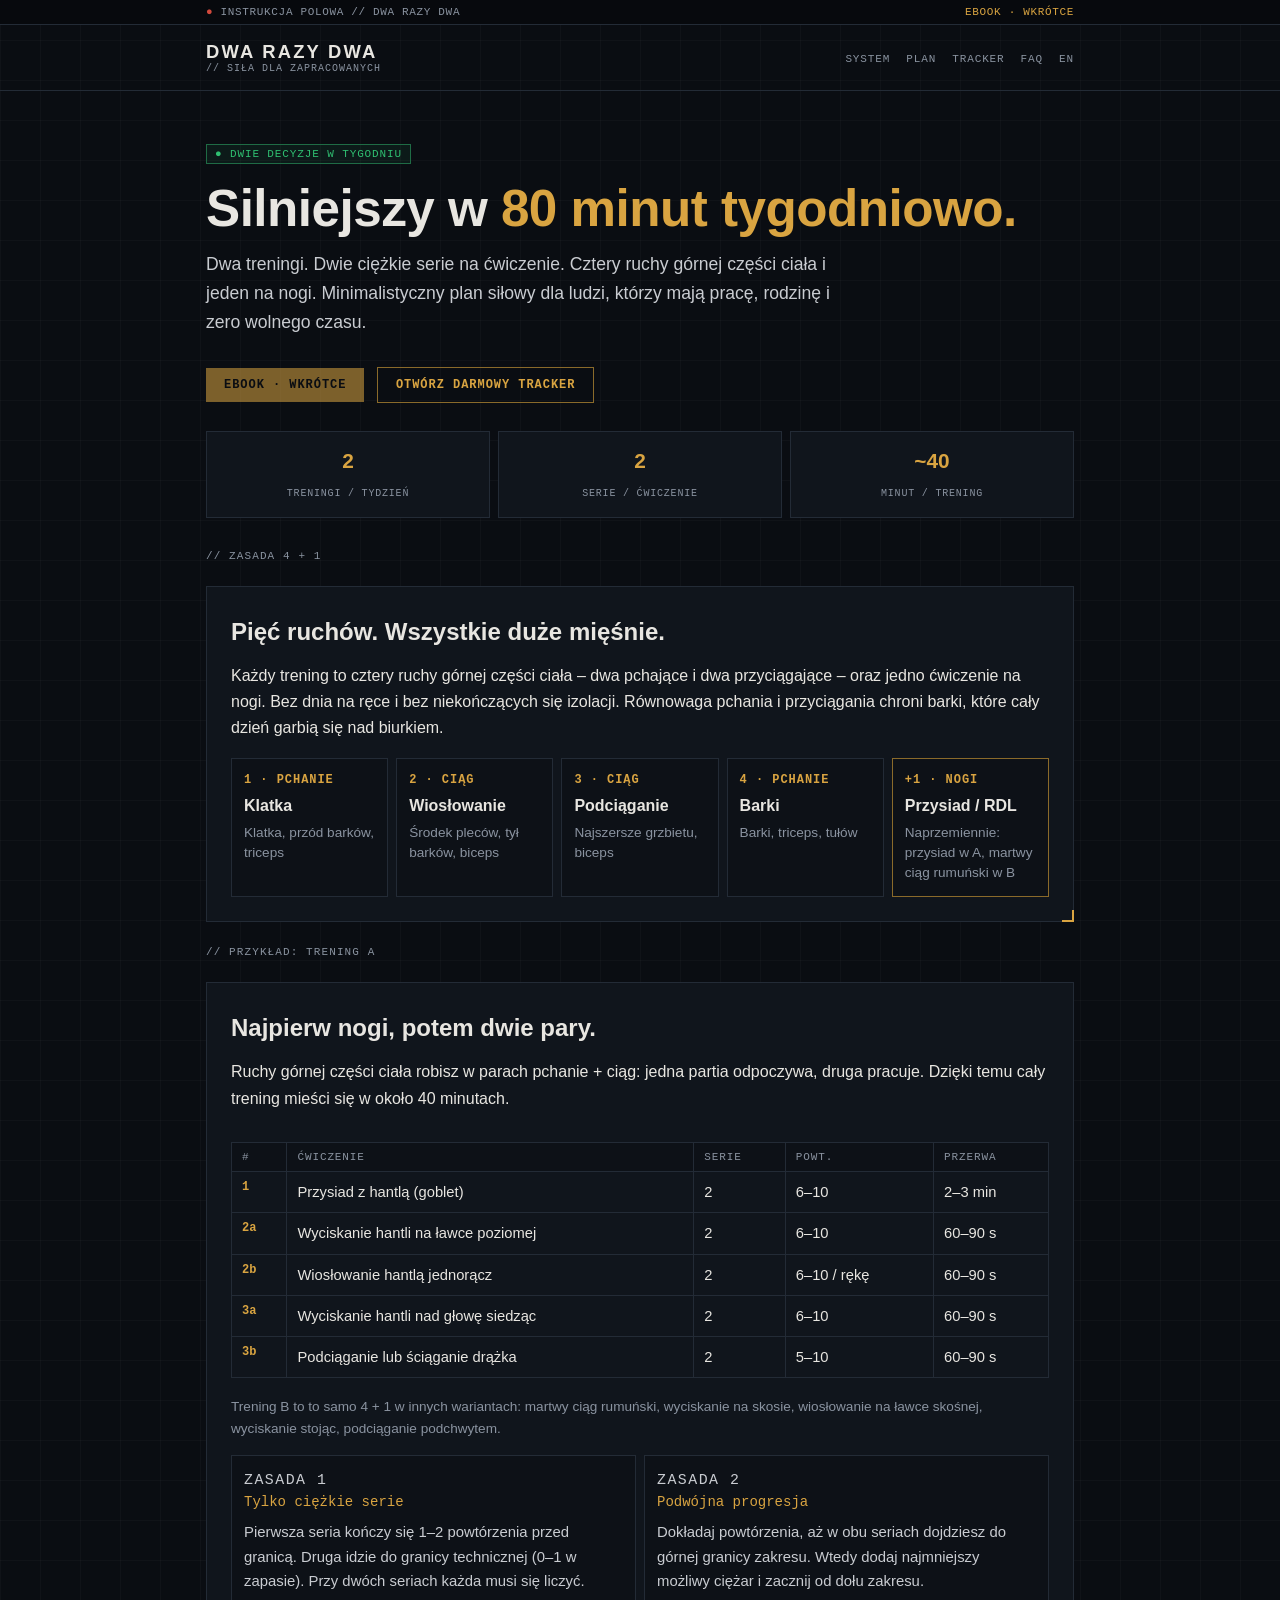
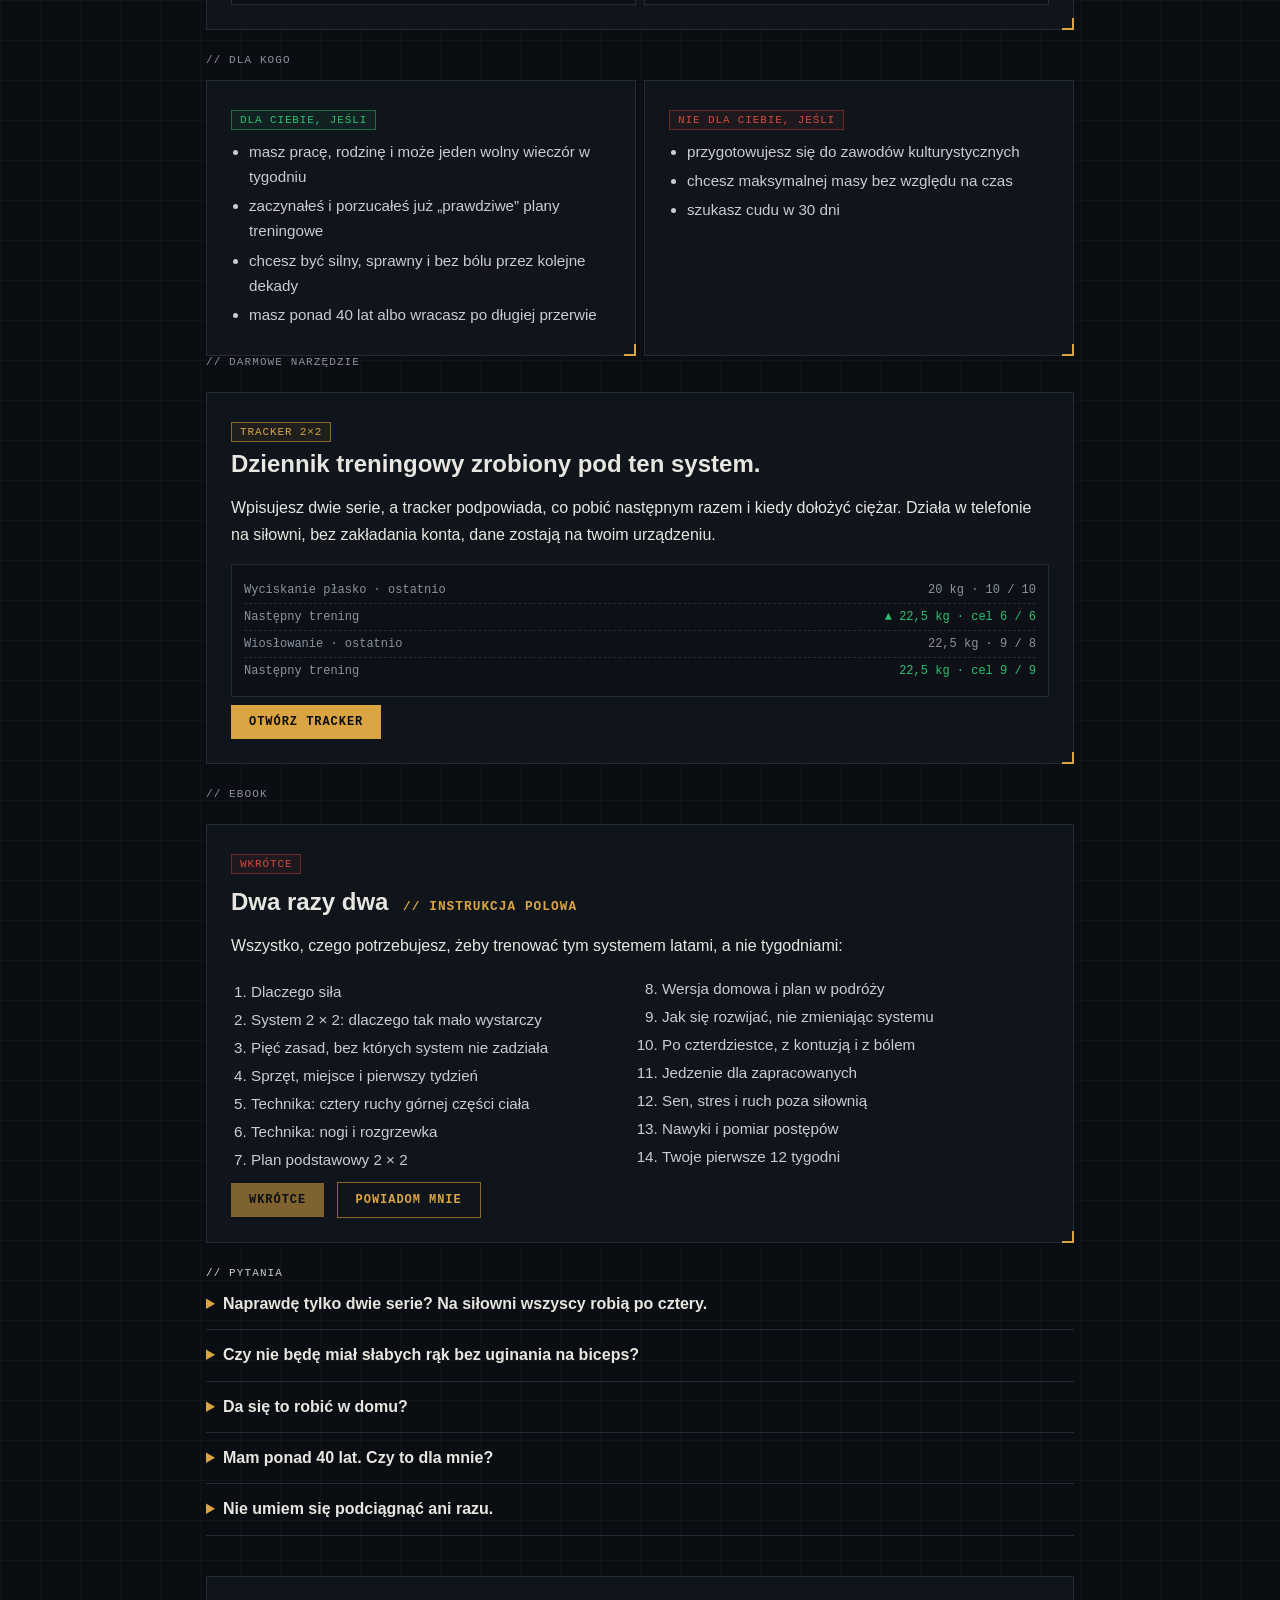
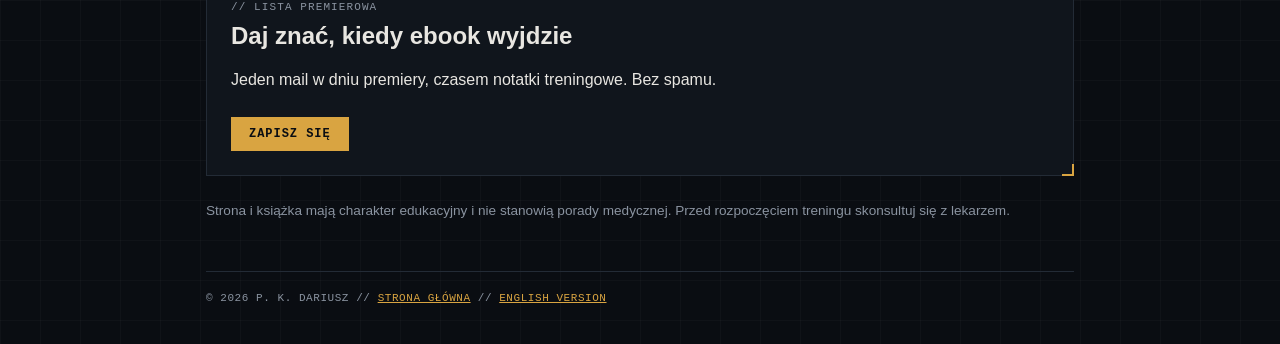
<file: 2x2/pl.html>
<!doctype html>
<html lang="pl">
<head>
<meta charset="utf-8">
<meta name="viewport" content="width=device-width,initial-scale=1">
<title>Dwa razy dwa – siła w dwa treningi tygodniowo</title>
<meta name="description" content="Minimalistyczny plan treningu siłowego dla zapracowanych: dwa 40-minutowe treningi w tygodniu, dwie ciężkie serie na ćwiczenie, cztery ruchy górnej części ciała i jeden na nogi. Ebook i darmowy tracker.">
<meta property="og:title" content="Dwa razy dwa – siła w 80 minut tygodniowo">
<meta property="og:description" content="Dwa treningi w tygodniu. Dwie serie na ćwiczenie. Plan siłowy dla ludzi bez czasu.">
<link rel="alternate" hreflang="en" href="index.html">
<link rel="stylesheet" href="../style.css">
<link rel="stylesheet" href="2x2.css">
</head>
<body>
<div class="ticker"><div class="wrap"><span><span class="red">●</span> INSTRUKCJA POLOWA // DWA RAZY DWA</span><span class="gold">EBOOK · WKRÓTCE</span></div></div>
<header class="top"><div class="wrap">
<a class="brand" href="pl.html">DWA RAZY DWA<small>// SIŁA DLA ZAPRACOWANYCH</small></a>
<nav><a href="#system">System</a><a href="#plan">Plan</a><a href="#tracker">Tracker</a><a href="#faq">FAQ</a><a class="lang" href="index.html" hreflang="en">EN</a></nav>
</div></header>

<main class="wrap">
<section class="hero">
<span class="tag green">● Dwie decyzje w tygodniu</span>
<h1>Silniejszy w <span>80 minut tygodniowo.</span></h1>
<p class="lead">Dwa treningi. Dwie ciężkie serie na ćwiczenie. Cztery ruchy górnej części ciała i jeden na nogi. Minimalistyczny plan siłowy dla ludzi, którzy mają pracę, rodzinę i zero wolnego czasu.</p>
<div class="btns">
<a class="btn soon" href="#ebook" aria-disabled="true">Ebook · wkrótce</a>
<a class="btn ghost" href="tracker/?lang=pl">Otwórz darmowy tracker</a>
</div>
<div class="stats">
<div class="stat"><b>2</b><span>Treningi / tydzień</span></div>
<div class="stat"><b>2</b><span>Serie / ćwiczenie</span></div>
<div class="stat"><b>~40</b><span>Minut / trening</span></div>
</div>
</section>

<section id="system">
<p class="label">// Zasada 4 + 1</p>
<div class="panel">
<h2>Pięć ruchów. Wszystkie duże mięśnie.</h2>
<p>Każdy trening to cztery ruchy górnej części ciała – dwa pchające i dwa przyciągające – oraz jedno ćwiczenie na nogi. Bez dnia na ręce i bez niekończących się izolacji. Równowaga pchania i przyciągania chroni barki, które cały dzień garbią się nad biurkiem.</p>
<div class="formula">
<div class="move"><b>1 · Pchanie</b><strong>Klatka</strong><span>Klatka, przód barków, triceps</span></div>
<div class="move"><b>2 · Ciąg</b><strong>Wiosłowanie</strong><span>Środek pleców, tył barków, biceps</span></div>
<div class="move"><b>3 · Ciąg</b><strong>Podciąganie</strong><span>Najszersze grzbietu, biceps</span></div>
<div class="move"><b>4 · Pchanie</b><strong>Barki</strong><span>Barki, triceps, tułów</span></div>
<div class="move legs"><b>+1 · Nogi</b><strong>Przysiad / RDL</strong><span>Naprzemiennie: przysiad w A, martwy ciąg rumuński w B</span></div>
</div>
</div>
</section>

<section id="plan">
<p class="label">// Przykład: trening A</p>
<div class="panel">
<h2>Najpierw nogi, potem dwie pary.</h2>
<p>Ruchy górnej części ciała robisz w parach pchanie + ciąg: jedna partia odpoczywa, druga pracuje. Dzięki temu cały trening mieści się w około 40 minutach.</p>
<div class="scroll">
<table class="table">
<tr><th>#</th><th>Ćwiczenie</th><th>Serie</th><th>Powt.</th><th>Przerwa</th></tr>
<tr><td>1</td><td>Przysiad z hantlą (goblet)</td><td>2</td><td>6–10</td><td>2–3 min</td></tr>
<tr><td>2a</td><td>Wyciskanie hantli na ławce poziomej</td><td>2</td><td>6–10</td><td>60–90 s</td></tr>
<tr><td>2b</td><td>Wiosłowanie hantlą jednorącz</td><td>2</td><td>6–10 / rękę</td><td>60–90 s</td></tr>
<tr><td>3a</td><td>Wyciskanie hantli nad głowę siedząc</td><td>2</td><td>6–10</td><td>60–90 s</td></tr>
<tr><td>3b</td><td>Podciąganie lub ściąganie drążka</td><td>2</td><td>5–10</td><td>60–90 s</td></tr>
</table>
</div>
<p class="small">Trening B to to samo 4 + 1 w innych wariantach: martwy ciąg rumuński, wyciskanie na skosie, wiosłowanie na ławce skośnej, wyciskanie stojąc, podciąganie podchwytem.</p>

<div class="rules">
<div class="cell"><p class="label">Zasada 1</p><strong>Tylko ciężkie serie</strong><p>Pierwsza seria kończy się 1–2 powtórzenia przed granicą. Druga idzie do granicy technicznej (0–1 w zapasie). Przy dwóch seriach każda musi się liczyć.</p></div>
<div class="cell"><p class="label">Zasada 2</p><strong>Podwójna progresja</strong><p>Dokładaj powtórzenia, aż w obu seriach dojdziesz do górnej granicy zakresu. Wtedy dodaj najmniejszy możliwy ciężar i zacznij od dołu zakresu.</p></div>
</div>
</div>
</section>

<section>
<p class="label">// Dla kogo</p>
<div class="fit">
<div class="panel" style="margin:0"><span class="tag green">Dla ciebie, jeśli</span>
<ul>
<li>masz pracę, rodzinę i może jeden wolny wieczór w tygodniu</li>
<li>zaczynałeś i porzucałeś już „prawdziwe” plany treningowe</li>
<li>chcesz być silny, sprawny i bez bólu przez kolejne dekady</li>
<li>masz ponad 40 lat albo wracasz po długiej przerwie</li>
</ul></div>
<div class="panel" style="margin:0"><span class="tag red">Nie dla ciebie, jeśli</span>
<ul>
<li>przygotowujesz się do zawodów kulturystycznych</li>
<li>chcesz maksymalnej masy bez względu na czas</li>
<li>szukasz cudu w 30 dni</li>
</ul></div>
</div>
</section>

<section id="tracker">
<p class="label">// Darmowe narzędzie</p>
<div class="panel">
<span class="tag">Tracker 2×2</span>
<h2>Dziennik treningowy zrobiony pod ten system.</h2>
<p>Wpisujesz dwie serie, a tracker podpowiada, co pobić następnym razem i kiedy dołożyć ciężar. Działa w telefonie na siłowni, bez zakładania konta, dane zostają na twoim urządzeniu.</p>
<div class="phone" aria-hidden="true">
<div class="row"><span>Wyciskanie płasko · ostatnio</span><span>20 kg · 10 / 10</span></div>
<div class="row"><span>Następny trening</span><span class="up">▲ 22,5 kg · cel 6 / 6</span></div>
<div class="row"><span>Wiosłowanie · ostatnio</span><span>22,5 kg · 9 / 8</span></div>
<div class="row"><span>Następny trening</span><span class="up">22,5 kg · cel 9 / 9</span></div>
</div>
<a class="btn" href="tracker/?lang=pl">Otwórz tracker</a>
</div>
</section>

<section id="ebook">
<p class="label">// Ebook</p>
<div class="panel book">
<span class="tag red">Wkrótce</span>
<h2>Dwa razy dwa <span class="sub">// INSTRUKCJA POLOWA</span></h2>
<p>Wszystko, czego potrzebujesz, żeby trenować tym systemem latami, a nie tygodniami:</p>
<ol class="toc">
<li>Dlaczego siła</li>
<li>System 2 × 2: dlaczego tak mało wystarczy</li>
<li>Pięć zasad, bez których system nie zadziała</li>
<li>Sprzęt, miejsce i pierwszy tydzień</li>
<li>Technika: cztery ruchy górnej części ciała</li>
<li>Technika: nogi i rozgrzewka</li>
<li>Plan podstawowy 2 × 2</li>
<li>Wersja domowa i plan w podróży</li>
<li>Jak się rozwijać, nie zmieniając systemu</li>
<li>Po czterdziestce, z kontuzją i z bólem</li>
<li>Jedzenie dla zapracowanych</li>
<li>Sen, stres i ruch poza siłownią</li>
<li>Nawyki i pomiar postępów</li>
<li>Twoje pierwsze 12 tygodni</li>
</ol>
<a class="btn soon" href="#ebook" aria-disabled="true">Wkrótce</a>
<a class="btn ghost" href="#newsletter">Powiadom mnie</a>
</div>
</section>

<section id="faq" class="faq">
<p class="label">// Pytania</p>
<details><summary>Naprawdę tylko dwie serie? Na siłowni wszyscy robią po cztery.</summary><p>Dwie serie, ale naprawdę ciężkie, dwa razy w tygodniu. Pierwsze serie dają najwięcej efektu, każda kolejna coraz mniej. Dla zapracowanego człowieka 2 × 2 to rozsądne minimum, które działa latami.</p></details>
<details><summary>Czy nie będę miał słabych rąk bez uginania na biceps?</summary><p>Biceps mocno pracuje przy wiosłowaniu i podciąganiu, triceps przy obu wyciskaniach. Możesz dodać jedno opcjonalne ćwiczenie na ręce, ale nigdy kosztem 4 + 1.</p></details>
<details><summary>Da się to robić w domu?</summary><p>Tak. Hantle regulowane, ławka i drążek wystarczą na cały plan. W książce jest też wersja bez sprzętu na wyjazdy.</p></details>
<details><summary>Mam ponad 40 lat. Czy to dla mnie?</summary><p>Mała objętość to mniejsze obciążenie stawów i ścięgien oraz więcej czasu na regenerację. W książce jest cały rozdział o treningu po czterdziestce i o tym, jak trenować przy bolących barkach, kolanach i lędźwiach.</p></details>
<details><summary>Nie umiem się podciągnąć ani razu.</summary><p>To bardzo częste. Zacznij od ściągania drążka, podciągania z gumą albo powolnych negatywów. Książka prowadzi przez wszystkie trzy drogi.</p></details>
</section>

<section id="newsletter">
<div class="panel" style="margin-top:40px">
<p class="label">// Lista premierowa</p>
<h2>Daj znać, kiedy ebook wyjdzie</h2>
<p>Jeden mail w dniu premiery, czasem notatki treningowe. Bez spamu.</p>
<a class="btn" href="https://substack.com">Zapisz się</a>
</div>
</section>

<p class="small">Strona i książka mają charakter edukacyjny i nie stanowią porady medycznej. Przed rozpoczęciem treningu skonsultuj się z lekarzem.</p>
</main>

<div class="wrap"><footer>© 2026 P. K. DARIUSZ // <a href="../index.html">STRONA GŁÓWNA</a> // <a href="index.html" hreflang="en">ENGLISH VERSION</a></footer></div>
</body>
</html>
</file>
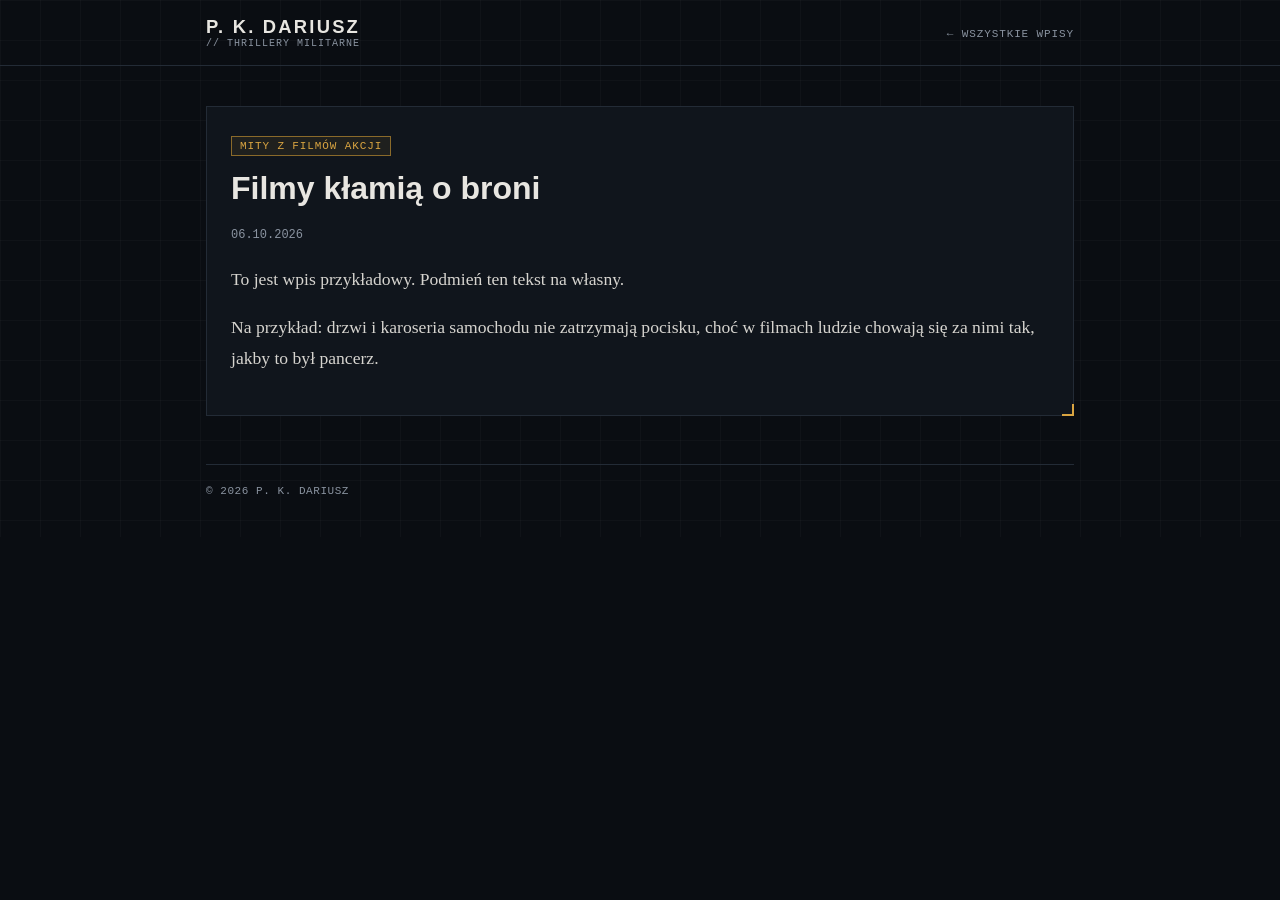
<file: posts/pierwszy-wpis.html>
<!doctype html>
<html lang="pl">
<head>
<meta charset="utf-8">
<meta name="viewport" content="width=device-width,initial-scale=1">
<title>Filmy kłamią o broni – P. K. Dariusz</title>
<link rel="stylesheet" href="../style.css">
</head>
<body>
<header class="top"><div class="wrap">
<a class="brand" href="../index.html">P. K. DARIUSZ<small>// THRILLERY MILITARNE</small></a>
<nav><a href="../index.html">← Wszystkie wpisy</a></nav>
</div></header>
<main class="wrap">
<article class="panel" style="margin-top:40px">
<span class="tag">Mity z filmów akcji</span>
<h1>Filmy kłamią o broni</h1>
<time datetime="2026-10-06">06.10.2026</time>
<p>To jest wpis przykładowy. Podmień ten tekst na własny.</p>
<p>Na przykład: drzwi i karoseria samochodu nie zatrzymają pocisku, choć w filmach ludzie chowają się za nimi tak, jakby to był pancerz.</p>
</article>
</main>
<div class="wrap"><footer>© 2026 P. K. DARIUSZ</footer></div>
</body>
</html>
</file>
<file: style.css>
:root{--bg:#0a0d12;--panel:#10151c;--panel2:#0d1117;--line:#232b36;--fg:#e8e6e1;--muted:#8a93a0;--gold:#d9a441;--gold-d:#8a6a2a;--red:#d1493c;--green:#2fbf71;
--mono:Consolas,"SFMono-Regular","Courier New",monospace;--sans:"Segoe UI",Arial,Helvetica,sans-serif;--serif:Georgia,"Times New Roman",serif}
*{box-sizing:border-box}
html{background:var(--bg)}
body{margin:0;color:var(--fg);font:16px/1.65 var(--sans);background:
linear-gradient(rgba(255,255,255,.025) 1px,transparent 1px) 0 0/40px 40px,
linear-gradient(90deg,rgba(255,255,255,.025) 1px,transparent 1px) 0 0/40px 40px,var(--bg)}
a{color:var(--gold)}
.wrap{max-width:900px;margin:0 auto;padding:0 16px}
.ticker{border-bottom:1px solid var(--line);background:#07090d;font:11px var(--mono);letter-spacing:.06em;color:var(--muted)}
.ticker .wrap{display:flex;justify-content:space-between;gap:12px;padding-top:6px;padding-bottom:6px;flex-wrap:wrap}
.ticker .red{color:var(--red)}.ticker .gold{color:var(--gold)}
header.top{border-bottom:1px solid var(--line);padding:16px 0}
header.top .wrap{display:flex;justify-content:space-between;align-items:center;gap:16px;flex-wrap:wrap}
.brand{color:var(--fg);text-decoration:none;font-weight:800;font-size:1.15rem;letter-spacing:.12em;line-height:1.2}
.brand small{display:block;font:10px var(--mono);color:var(--muted);letter-spacing:.1em;font-weight:400}
nav a{font:11px var(--mono);letter-spacing:.08em;text-transform:uppercase;color:var(--muted);text-decoration:none;margin-left:16px}
nav a:hover{color:var(--gold)}
.tag{display:inline-block;font:11px var(--mono);letter-spacing:.08em;text-transform:uppercase;color:var(--gold);border:1px solid var(--gold-d);background:rgba(217,164,65,.07);padding:3px 8px}
.tag.red{color:var(--red);border-color:#6b2a24;background:rgba(209,73,60,.07)}
.tag.green{color:var(--green);border-color:#1f6b45;background:rgba(47,191,113,.07)}
.hero{padding:48px 0 32px}
.hero h1{font-size:clamp(2rem,6vw,3.2rem);line-height:1.1;margin:16px 0 12px;font-weight:800;letter-spacing:-.01em}
.hero h1 span{color:var(--gold)}
.hero p{color:var(--muted);max-width:620px;margin:0}
.stats{display:grid;grid-template-columns:repeat(3,1fr);gap:8px;margin:28px 0 0}
.stat{border:1px solid var(--line);background:var(--panel);padding:12px;text-align:center}
.stat b{display:block;font-size:1.3rem;color:var(--gold)}
.stat span{font:10px var(--mono);letter-spacing:.08em;color:var(--muted);text-transform:uppercase}
.panel{position:relative;border:1px solid var(--line);background:var(--panel);padding:24px;margin:24px 0}
.panel::after{content:"";position:absolute;right:-1px;bottom:-1px;width:10px;height:10px;border-right:2px solid var(--gold);border-bottom:2px solid var(--gold)}
.label{font:11px var(--mono);letter-spacing:.1em;text-transform:uppercase;color:var(--muted);margin:0 0 8px}
h2{font-size:1.5rem;margin:6px 0 10px;line-height:1.25}
h2 .sub{color:var(--gold);font:600 .8rem var(--mono);letter-spacing:.08em;margin-left:8px}
.book h2{margin-top:12px}
.grid2{display:grid;grid-template-columns:1fr 1fr;gap:8px;margin:14px 0}
.cell{border:1px solid var(--line);background:var(--panel2);padding:10px 12px}
.cell.wide{grid-column:1/-1}
.cell .label{margin:0 0 2px;font-size:10px}
.cell strong{font:13px var(--mono);color:var(--gold)}
.note{border-left:3px solid var(--gold);background:var(--panel2);padding:12px 16px;margin:14px 0;color:#c9ccd1;font-size:.95rem}
.note .label{color:var(--gold)}
blockquote{margin:16px 0 0;padding-top:12px;border-top:1px solid var(--line);font:italic 1rem var(--serif);color:#c9ccd1}
.chips{display:flex;flex-wrap:wrap;gap:6px;margin:10px 0}
.chips span{font:11px var(--mono);border:1px solid var(--line);background:var(--panel2);padding:3px 8px;color:var(--muted)}
.btn{display:inline-block;margin:8px 8px 0 0;padding:10px 18px;background:var(--gold);color:#0a0d12;font:700 12px var(--mono);letter-spacing:.08em;text-transform:uppercase;text-decoration:none}
.btn.ghost{background:transparent;color:var(--gold);border:1px solid var(--gold-d)}
.btn:hover{filter:brightness(1.12)}
.redacted{background:repeating-linear-gradient(90deg,#161c25 0 14px,#10151c 14px 18px);height:14px;margin:8px 0;opacity:.9}
.posts{list-style:none;margin:0;padding:0}
.posts li{display:flex;gap:16px;align-items:baseline;padding:14px 0;border-bottom:1px solid var(--line)}
.posts time{font:12px var(--mono);color:var(--muted);min-width:96px}
.posts a{color:var(--fg);text-decoration:none;font-weight:600;font-size:1.05rem}
.posts a:hover{color:var(--gold)}
article h1{font-size:2rem;line-height:1.2;margin:12px 0}
article time{font:12px var(--mono);color:var(--muted)}
article p{font-family:var(--serif);font-size:1.1rem;line-height:1.75;color:#d6d4cf}
footer{border-top:1px solid var(--line);margin-top:48px;padding:20px 0 40px;font:11px var(--mono);color:var(--muted);letter-spacing:.05em}
@media(max-width:560px){.grid2{grid-template-columns:1fr}.posts li{flex-direction:column;gap:2px}nav a{margin:0 12px 0 0}}
</file>
<file: 2x2/2x2.css>
/* 2×2 Strength – page-specific styles, layered on ../style.css */
.hero .lead{font-size:1.1rem;color:#c9ccd1;max-width:640px;margin:0}
.hero .btns{margin-top:22px}
.btn.soon{opacity:.55;cursor:default;pointer-events:none}
.formula{display:grid;grid-template-columns:repeat(5,1fr);gap:8px;margin:16px 0 0}
.move{border:1px solid var(--line);background:var(--panel2);padding:14px 12px}
.move b{display:block;font:700 12px var(--mono);letter-spacing:.08em;text-transform:uppercase;color:var(--gold);margin-bottom:6px}
.move strong{display:block;font-size:1rem;margin-bottom:4px}
.move span{font-size:.85rem;color:var(--muted);line-height:1.45;display:block}
.move.legs{border-color:var(--gold-d)}
.table{width:100%;border-collapse:collapse;margin:14px 0 4px;font-size:.92rem}
.table th,.table td{border:1px solid var(--line);padding:8px 10px;text-align:left;vertical-align:top}
.table th{font:11px var(--mono);letter-spacing:.08em;text-transform:uppercase;color:var(--muted);background:var(--panel2)}
.table td:first-child{font:600 12px var(--mono);color:var(--gold);white-space:nowrap}
.scroll{overflow-x:auto}
.rules{display:grid;grid-template-columns:1fr 1fr;gap:8px;margin-top:14px}
.rules .cell p{margin:6px 0 0;color:#c9ccd1;font-size:.93rem}
.rules .cell strong{font-size:14px}
.fit{display:grid;grid-template-columns:1fr 1fr;gap:8px;margin-top:14px}
.fit ul{margin:8px 0 0;padding-left:18px;color:#c9ccd1;font-size:.95rem}
.fit li{margin:4px 0}
.toc{columns:2;column-gap:24px;margin:12px 0 0;padding-left:20px;color:#c9ccd1;font-size:.95rem}
.toc li{margin:3px 0;break-inside:avoid}
.faq details{border-bottom:1px solid var(--line);padding:12px 0}
.faq summary{cursor:pointer;font-weight:600}
.faq summary::marker{color:var(--gold)}
.faq p{margin:8px 0 0;color:#c9ccd1}
.phone{border:1px solid var(--line);background:var(--panel2);padding:12px;font:12px var(--mono);color:var(--muted);margin-top:14px}
.phone .row{display:flex;justify-content:space-between;gap:8px;padding:6px 0;border-bottom:1px dashed var(--line)}
.phone .row:last-child{border-bottom:0}
.phone .up{color:var(--green)}
.lang{font:11px var(--mono);letter-spacing:.08em}
.small{font-size:.85rem;color:var(--muted)}
@media(max-width:720px){.formula{grid-template-columns:1fr 1fr}.move.legs{grid-column:1/-1}}
@media(max-width:560px){.rules,.fit{grid-template-columns:1fr}.toc{columns:1}}
</file>
<file: jujutsu/jujutsu.css>
/* Jūjutsu i samoobrona – page-specific styles, layered on ../style.css */
.hero .lead{font-size:1.1rem;color:#c9ccd1;max-width:640px;margin:0}
.hero .btns{margin-top:22px}
.btn.soon{opacity:.55;cursor:default;pointer-events:none}
.vols{display:grid;grid-template-columns:repeat(4,1fr);gap:8px}
.vol{border:1px solid var(--line);background:var(--panel2);padding:14px 12px;display:flex;flex-direction:column;gap:6px}
.vol b{font:700 12px var(--mono);letter-spacing:.08em;text-transform:uppercase;color:var(--gold)}
.vol strong{font-size:1.05rem}
.vol span{font-size:.85rem;color:var(--muted);line-height:1.45}
.vol em{margin-top:auto;font:11px var(--mono);letter-spacing:.06em;text-transform:uppercase;color:var(--muted);font-style:normal}
.vol.now{border-color:var(--gold-d)}
.vol.now em{color:var(--green)}
.table{width:100%;border-collapse:collapse;margin:14px 0 4px;font-size:.92rem}
.table th,.table td{border:1px solid var(--line);padding:8px 10px;text-align:left;vertical-align:top}
.table th{font:11px var(--mono);letter-spacing:.08em;text-transform:uppercase;color:var(--muted);background:var(--panel2)}
.table td:first-child{font:600 12px var(--mono);color:var(--gold);white-space:nowrap}
.scroll{overflow-x:auto}
.fit{display:grid;grid-template-columns:1fr 1fr;gap:8px;margin-top:14px}
.fit ul{margin:8px 0 0;padding-left:18px;color:#c9ccd1;font-size:.95rem}
.fit li{margin:4px 0}
.toc{columns:2;column-gap:24px;margin:12px 0 0;padding-left:22px;color:#c9ccd1;font-size:.95rem}
.toc li{margin:3px 0;break-inside:avoid}
ul.plain{margin:8px 0 0;padding-left:18px;color:#c9ccd1}
ul.plain li{margin:5px 0}
.faq details{border-bottom:1px solid var(--line);padding:12px 0}
.faq summary{cursor:pointer;font-weight:600}
.faq summary::marker{color:var(--gold)}
.faq p{margin:8px 0 0;color:#c9ccd1}
.warn{border:1px solid var(--gold-d);background:rgba(217,164,65,.07);padding:12px 16px;margin:32px 0 0;color:#c9ccd1;font-size:.9rem}
@media(max-width:720px){
.vols{grid-template-columns:1fr 1fr}
.fit{grid-template-columns:1fr}
.toc{columns:1}
}
@media(max-width:420px){.vols{grid-template-columns:1fr}}
</file>
